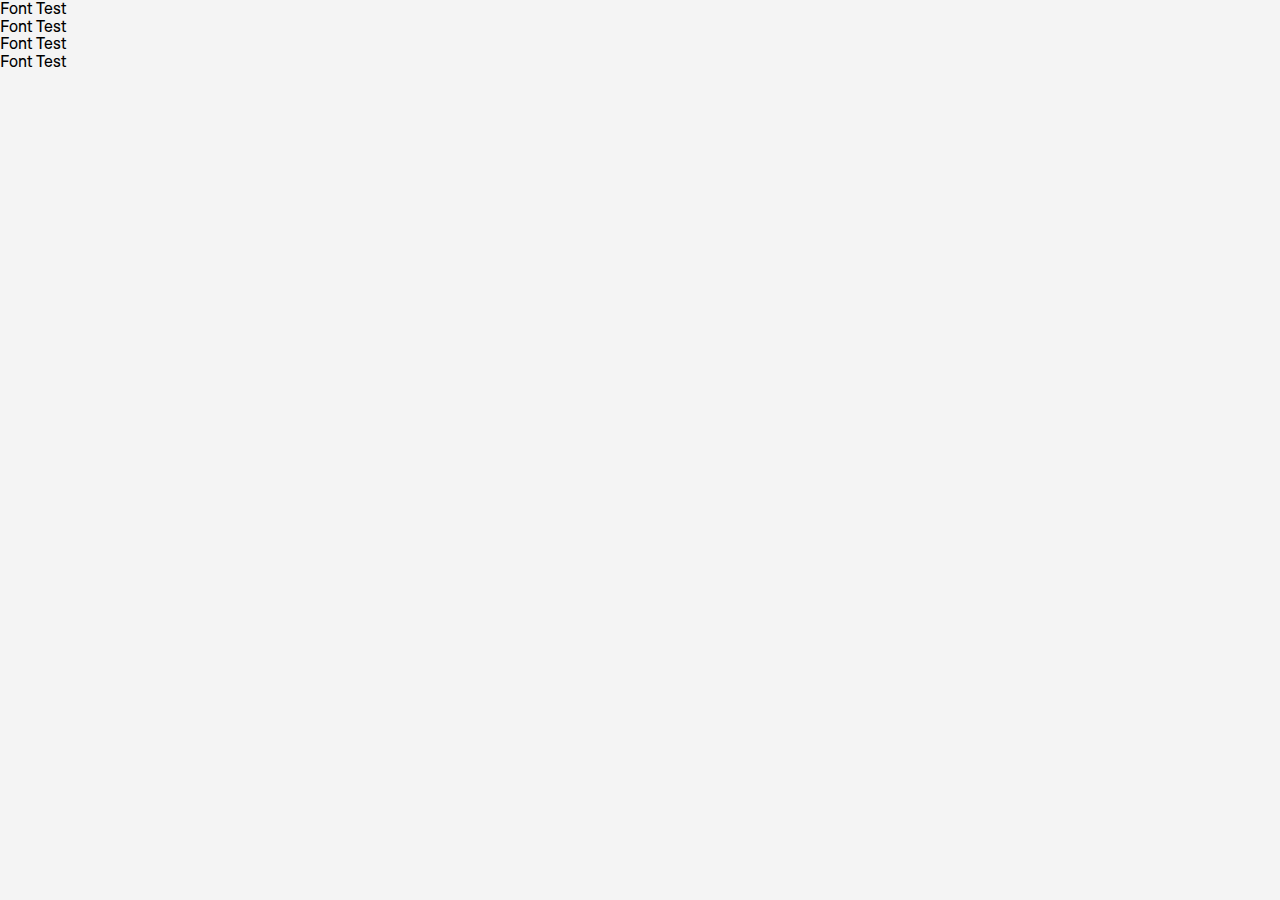
<file: html/font-test.html>
<!DOCTYPE html>
<html lang="ko">

<head>
	<meta charset="UTF-8">
	<meta name="viewport" content="width=device-width, initial-scale=1.0">
	<title>font-test</title>
	<link rel="stylesheet" href="../asset/css/style.css" />

</head>

<body>

<h1>Font Test</h1>
<h1>Font Test</h1>
<h1>Font Test</h1>
<h1>Font Test</h1>
</body>

</html>
</file>
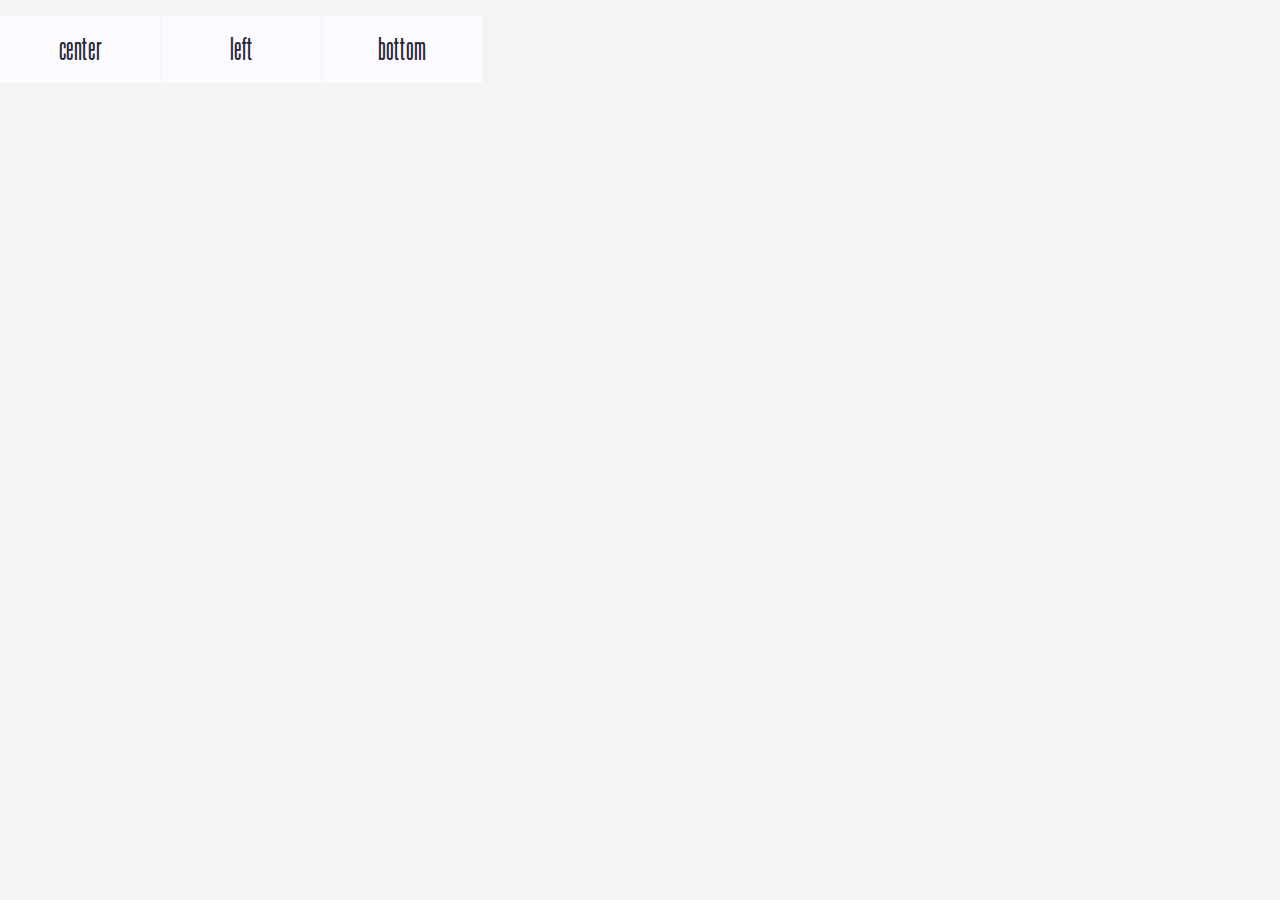
<file: html/underline_btn.html>
<!DOCTYPE html>
<html lang="ko">

<head>
  <meta charset="UTF-8">
  <meta name="viewport" content="width=device-width, initial-scale=1.0">
  <title>Document</title>
  <link rel="stylesheet" href="../asset/css/style.css" />
  <style>
    body {
      font-family: "SohneSchmal";
    }

    .btn {
      position: relative;
      background: #fbfaff;
      color: #292734;
      width: 10rem;
      padding: 1rem 0;
      font-size: 2rem;
    }

    .btn+.btn {
      margin-top: 1rem;
    }

    .btn::after {
      content: '';
      position: absolute;
      left: 0;
      bottom: 0;
      width: 100%;
      height: 1px;
      background: #000;
      transition: transform .3s;
    }

    .btn-center::after {
      transform: scale(0, 1);
    }

    .btn-center:hover::after {
      transform: scale(1, 1);
    }

    .btn-left::after {
      transform: scale(0, 1);
      transform-origin: 0 100%;
    }
    
    .btn-left:hover::after {
      transform: scale(1, 1);
    }
    .btn-bottom{
      overflow: hidden;
    }
    .btn-bottom::after {
      transform: translateY(3px);
    }
    
    .btn-bottom:hover::after {
      transform: translateY(0);
    }
  </style>
</head>

<body>
  <button class="btn btn-center">center</button>
  <button class="btn btn-left">left</button>
  <button class="btn btn-bottom">bottom</button>
</body>

</html>
</file>
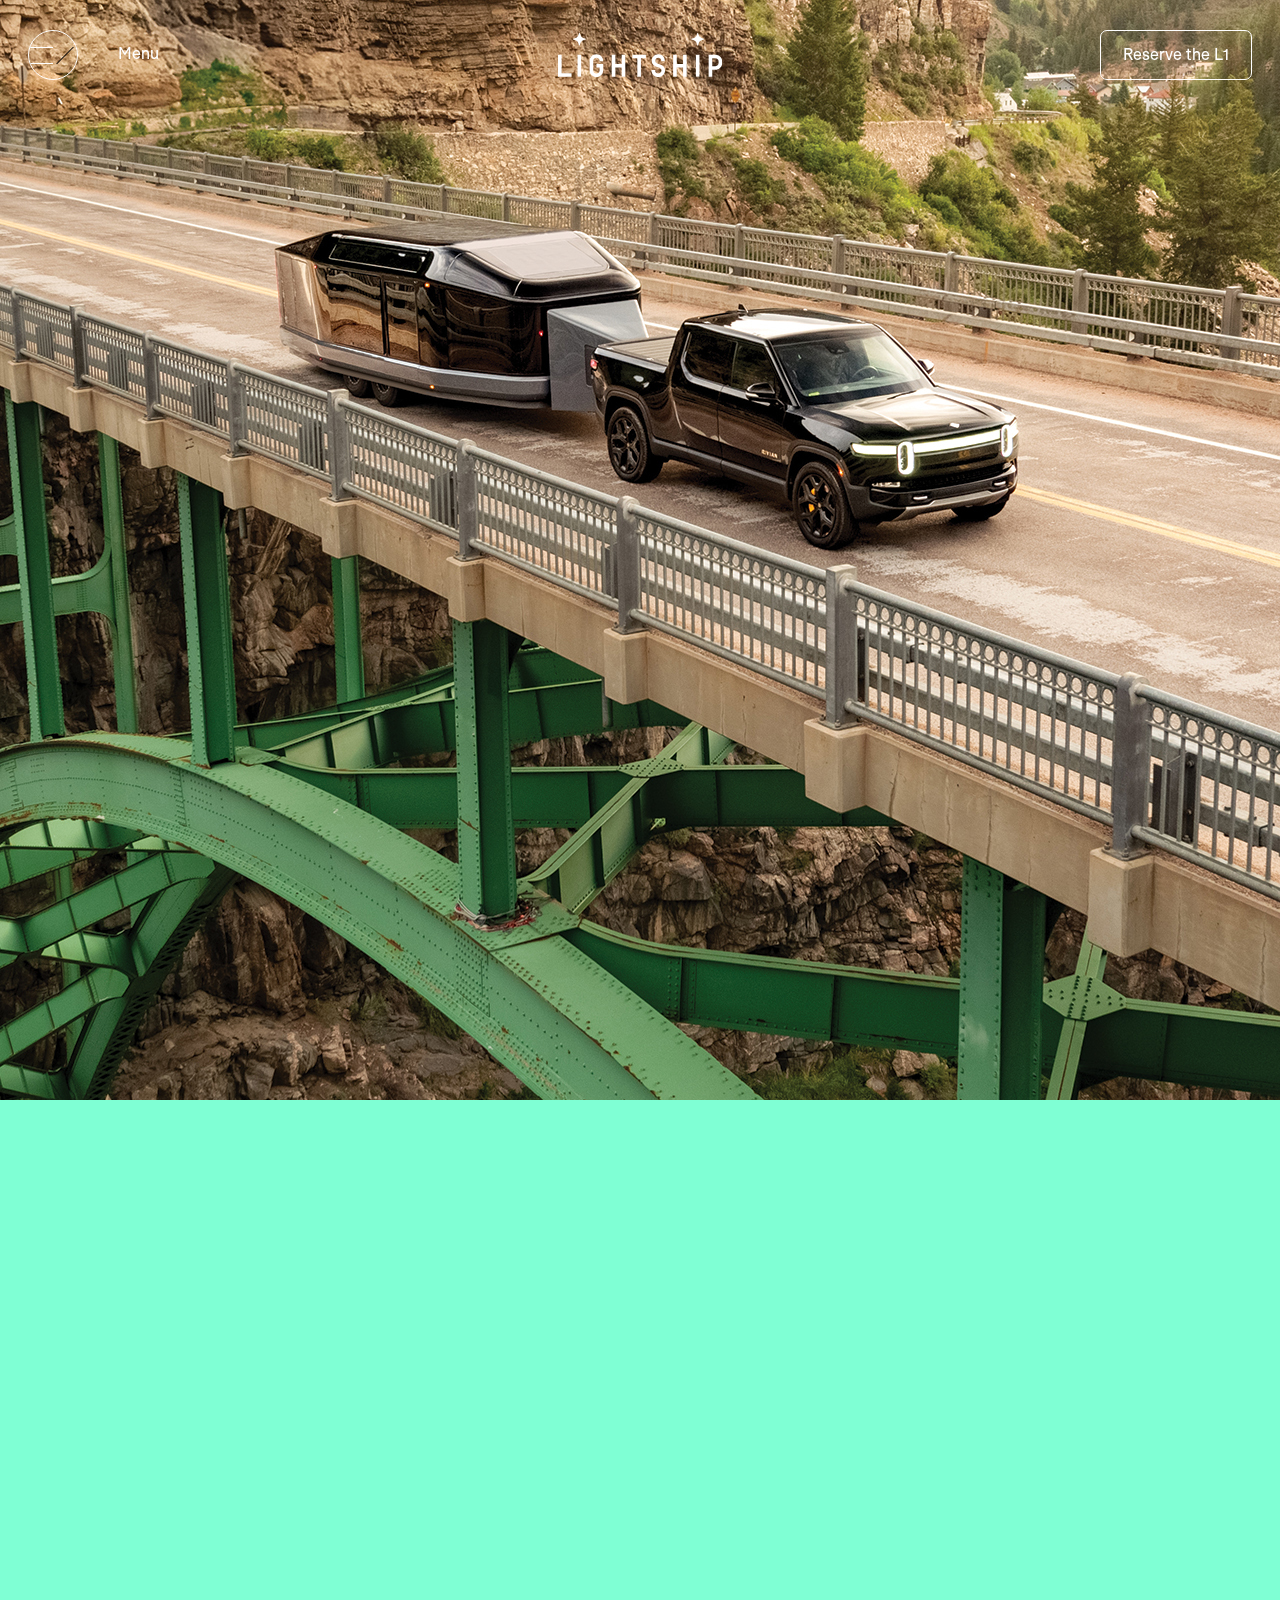
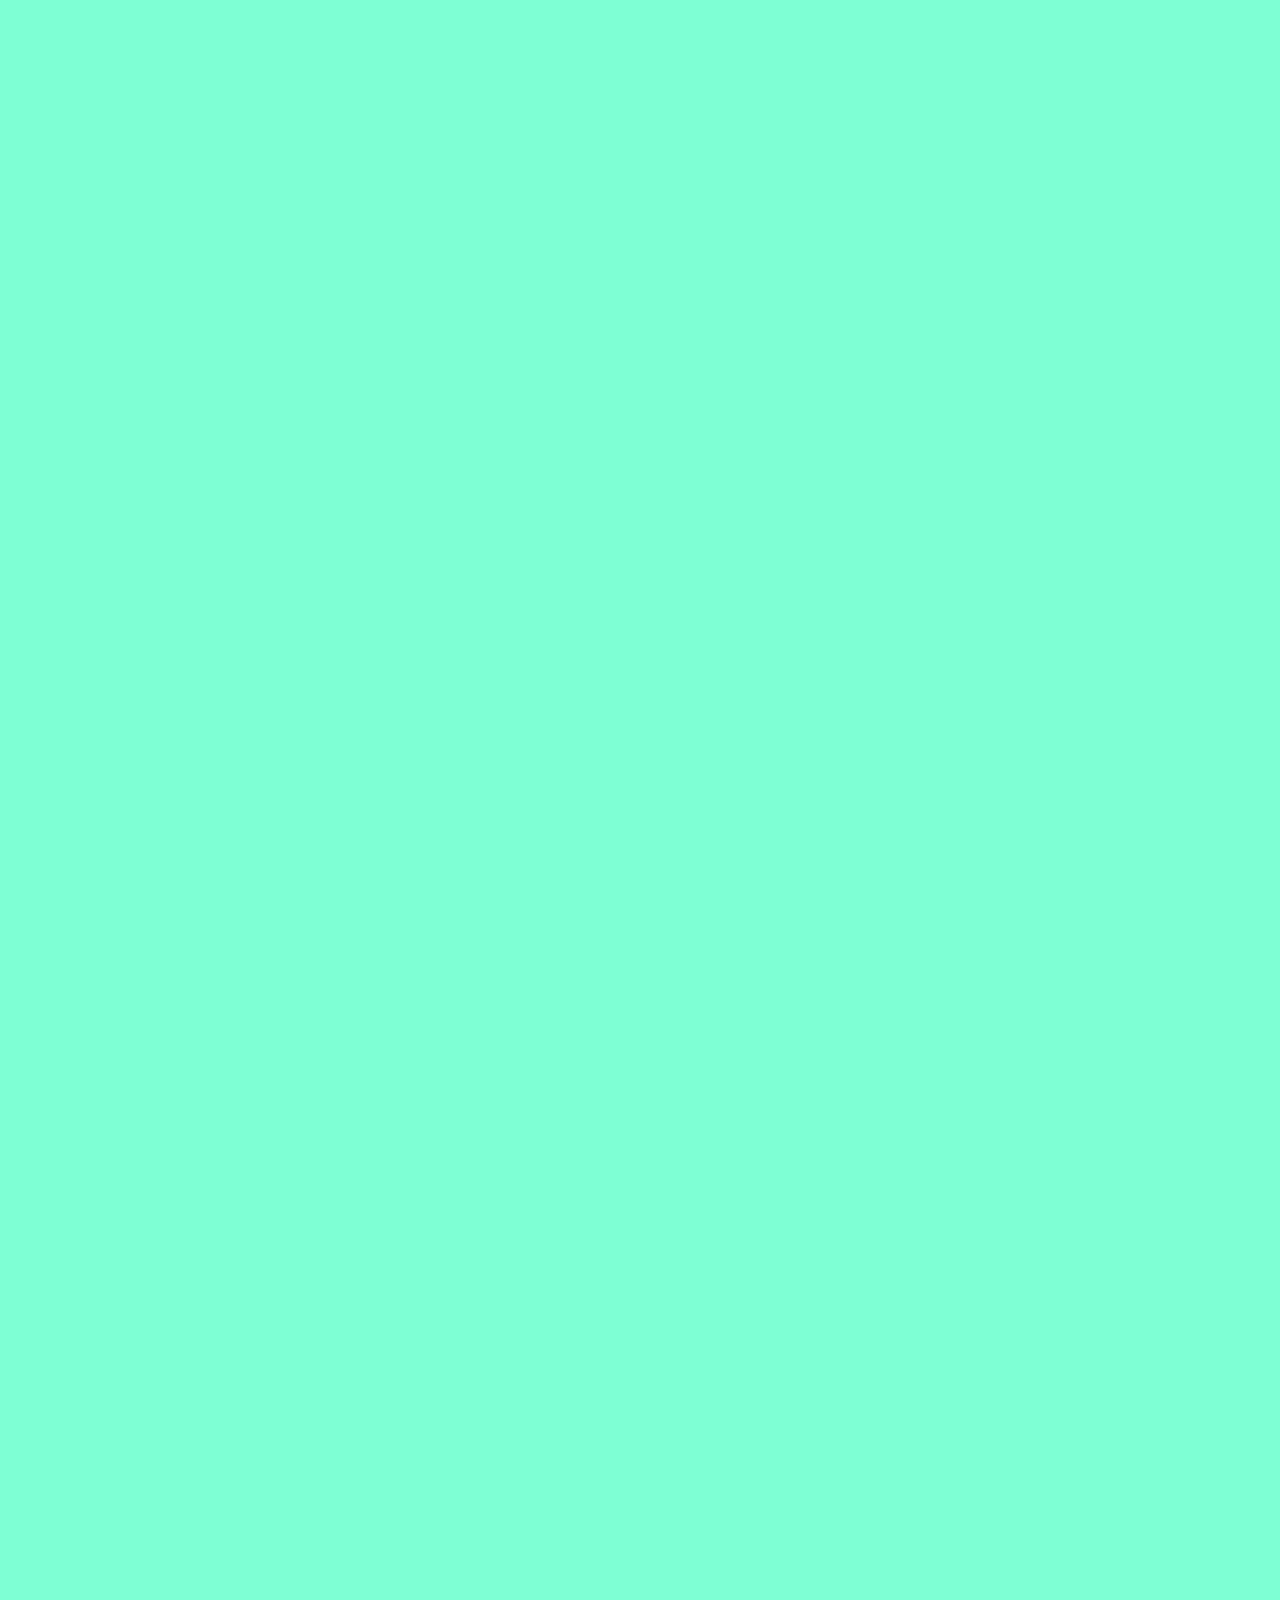
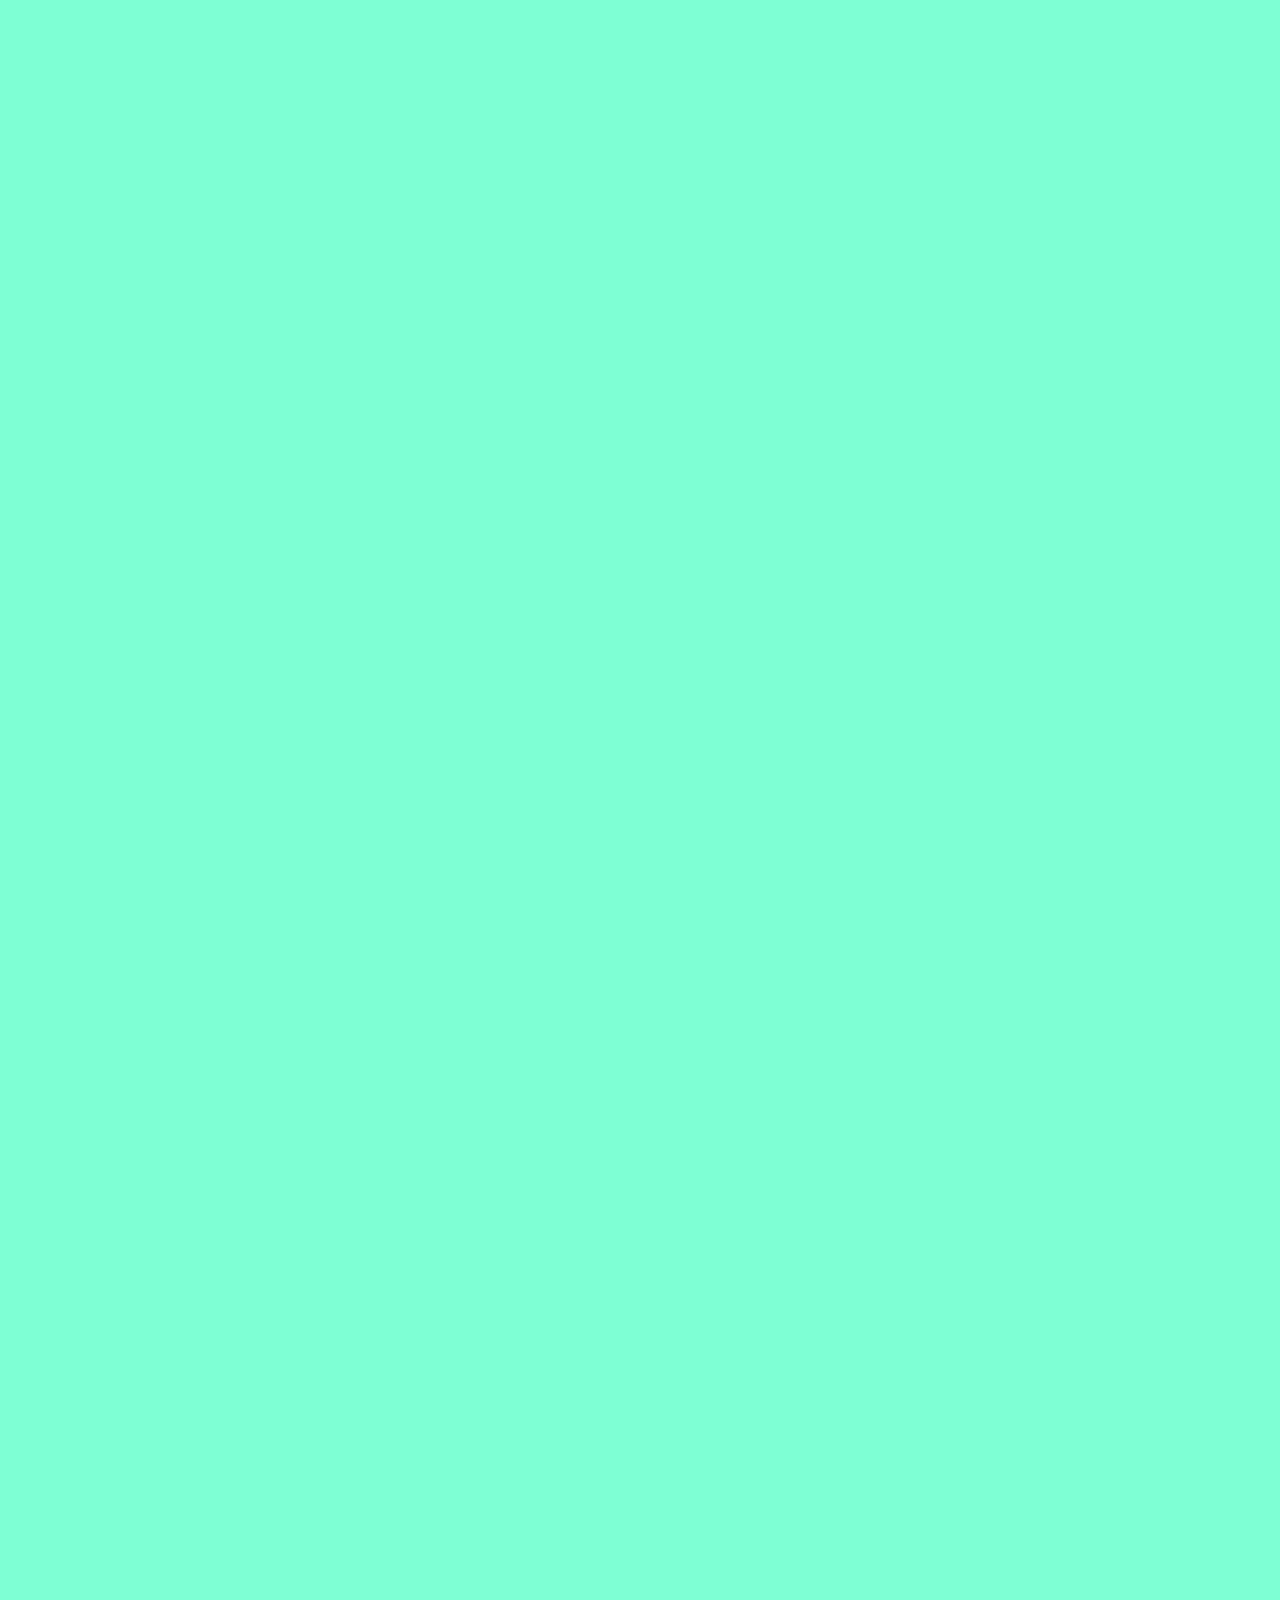
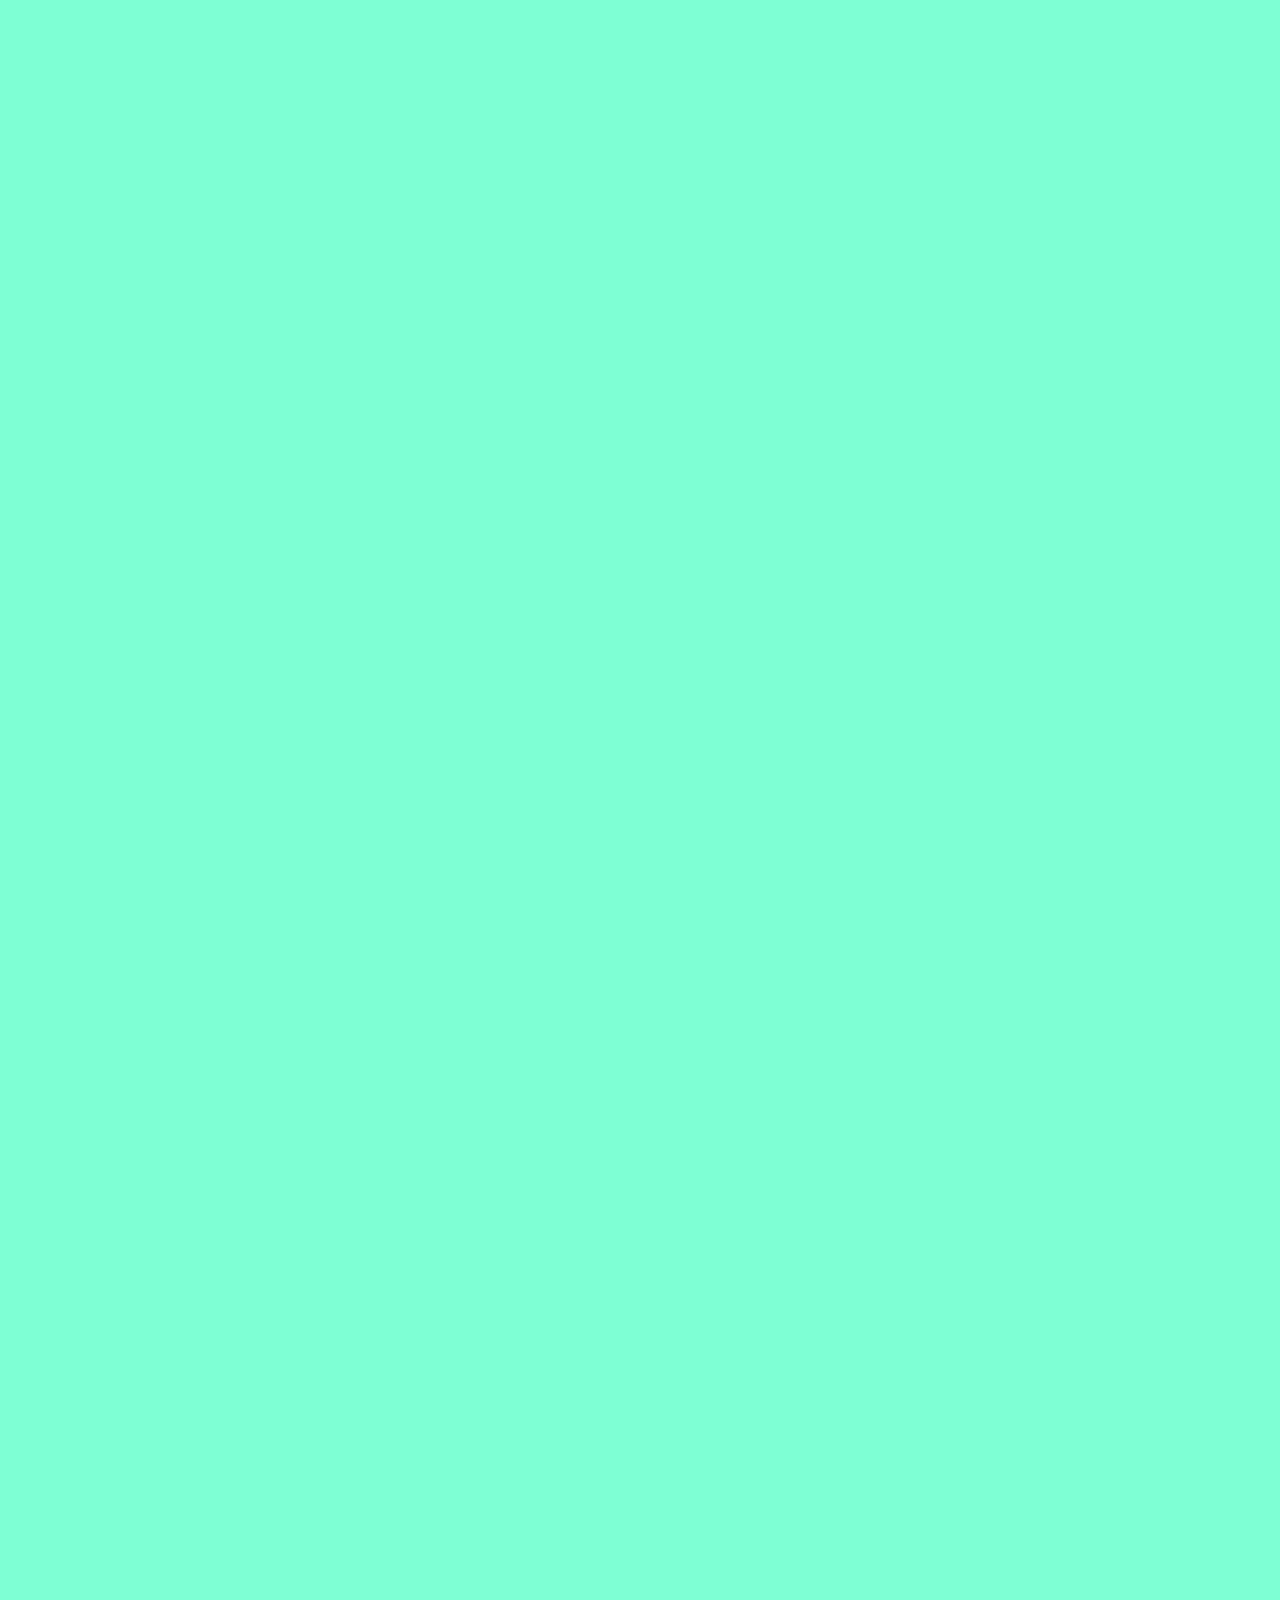
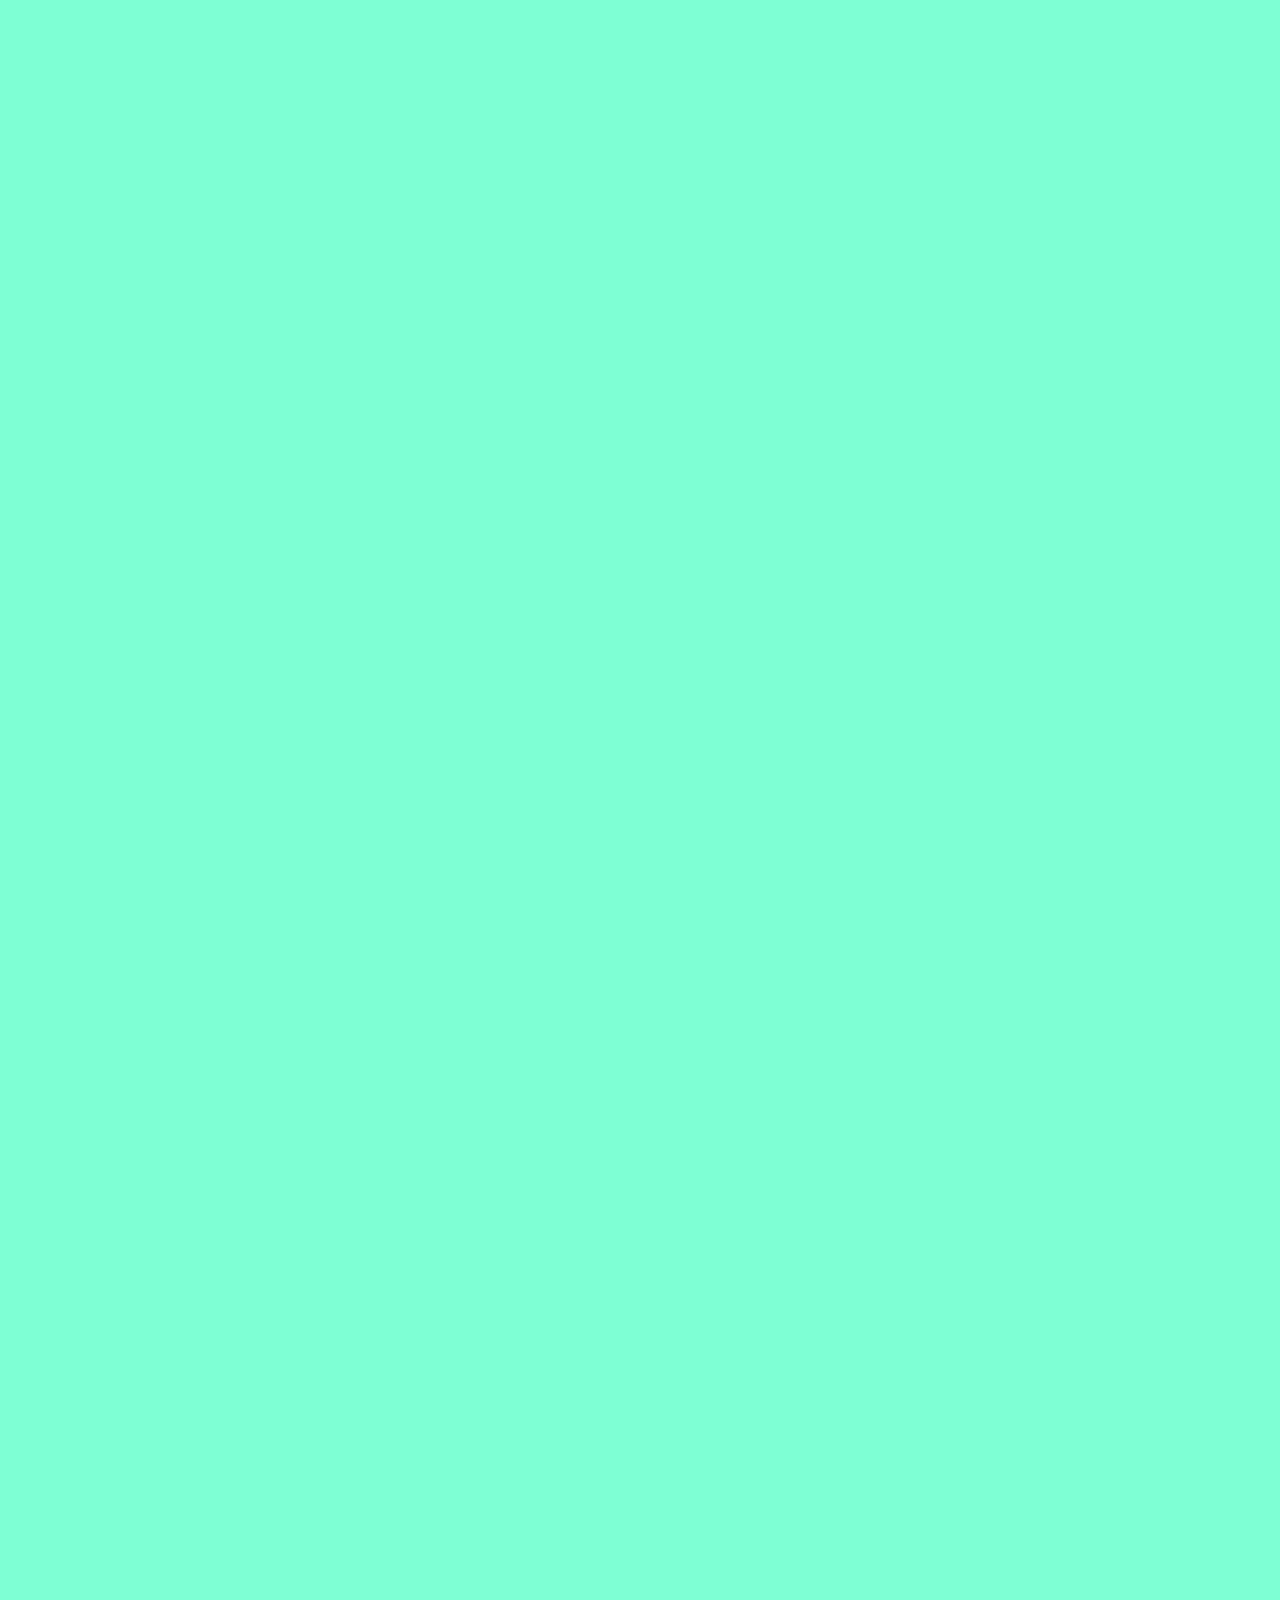
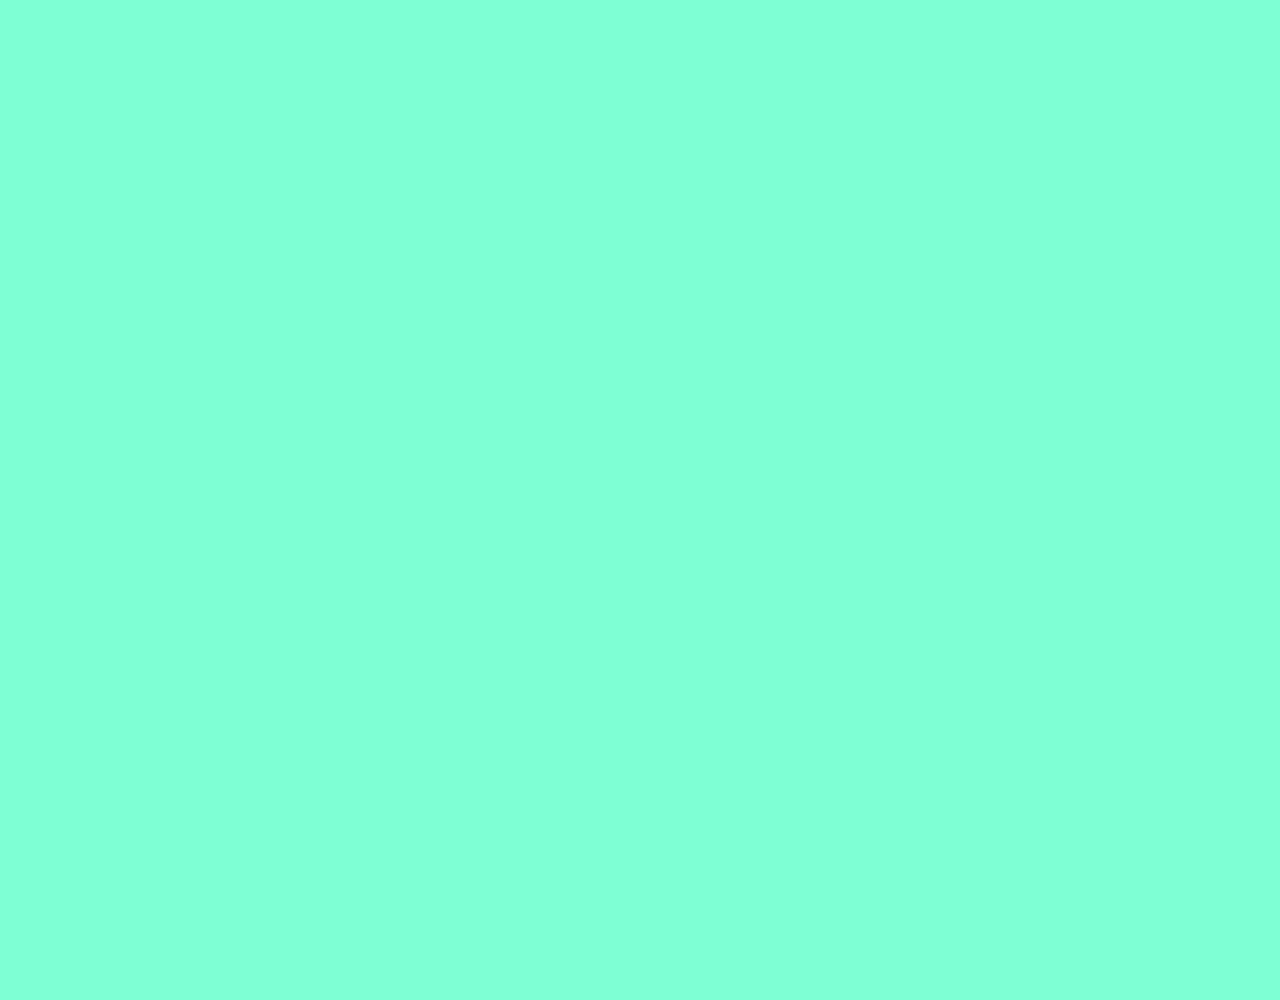
<file: html/page/02-intro.html>
<!DOCTYPE html>
<html lang="ko">

<head>
  <meta charset="UTF-8">
  <meta name="viewport" content="width=device-width, initial-scale=1.0">
  <title>02-intro</title>
  <link rel="stylesheet" href="../../asset/css/style.css" />
  <script src="https://code.jquery.com/jquery-3.6.0.min.js"></script>
  <style>
    body{
      height: 1000vh;
      background: url(../../asset/images/intro.jpg) no-repeat center center;
      background-color: aquamarine;
    }
  </style>
</head>

<body>
  <header class="header">
    <div class="header__inner">
      <button type="button" class="menu menu-toggler" aria-label="Toggle menu">
        <span class="menu-toggler_icon">
          <span class="menu-toggler_icon_item -open">
            <span class="menu-toggler_icon_line"></span>
            <span class="menu-toggler_icon_line"></span>
          </span>
          <span class="menu-toggler_icon_item -close">
            <span class="menu-toggler_icon_line"></span>
            <span class="menu-toggler_icon_line"></span>
          </span>
        </span>
        <span class="menu-toggler_label">
          <span class="menu-toggler_label_item -open">
            Menu
          </span>
          <span class="menu-toggler_label_item -close">
            Close
          </span>
        </span>
      </button>
      <h1 class="logo">
        <a href="#">
          <span class="blind">Lightship</span>
          <div class="header__logo" data-scroll-target>
            <svg class="header__logo_svg" xmlns="http://www.w3.org/2000/svg" viewBox="0 0 795 214" fill="currentColor">
              <path class="header__logo_letter -letter-0" d="M0,105.769H17.5071v89.131h48.1318v16.981H0V105.769Z">
              </path>
              <path class="header__logo_letter -letter-1" d="M94.5442,105.769h17.5068v106.102h-17.5068V105.769Z"></path>
              <path class="header__logo_letter -letter-2"
                d="M153.447,135.483c0-17.619,14.655-31.833,32.82-31.833s32.819,14.214,32.819,31.833v2.119h-17.507v-2.119c0-8.28-6.786-14.852-15.312-14.852s-15.313,6.582-15.313,14.852v46.684c0,8.28,6.787,14.852,15.313,14.852s15.312-6.582,15.312-14.852v-14.852h-15.312v-16.98h32.819v31.832c0,17.619-14.655,31.833-32.819,31.833s-32.82-14.214-32.82-31.833v-46.684h0Z">
              </path>
              <path class="header__logo_letter -letter-3"
                d="M260.482,105.769h17.507v44.566h30.635v-44.566h17.507v106.102h-17.507v-44.565h-30.635v44.565h-17.507V105.769Z">
              </path>
              <path class="header__logo_letter -letter-4"
                d="M360.488,105.769h65.639v16.981h-24.071v89.131h-17.507V122.75h-24.071v-16.981h.01Z"></path>
              <path class="header__logo_letter -letter-5"
                d="M453.313,182.167v-2.119h17.507v2.119c0,8.064,6.998,14.852,15.312,14.852s15.312-6.788,15.312-14.43c0-9.545-5.249-12.311-17.942-16.127-19.691-5.945-29.097-15.49-29.097-32.039s14.22-30.773,31.727-30.773,31.727,13.793,31.727,30.773v3.179h-17.507v-3.179c0-7.642-6.341-13.792-14.22-13.792s-14.22,6.366-14.22,13.792c0,8.917,5.249,12.311,16.627,15.706,18.165,5.729,30.412,13.576,30.412,32.47,0,17.187-14.654,31.411-32.819,31.411s-32.819-14.214-32.819-31.833v-.01Z">
              </path>
              <path class="header__logo_letter -letter-6"
                d="M558.163,105.769h17.507v44.566h30.635v-44.566h17.507v106.102h-17.507v-44.565h-30.635v44.565h-17.507V105.769Z">
              </path>
              <path class="header__logo_letter -letter-7" d="M668.323,105.769h17.507v106.102h-17.507V105.769Z"></path>
              <path class="header__logo_letter -letter-8"
                d="M763.171,105.769h-32.82v106.102h17.507v-33.951h15.313c18.164,0,32.819-14.224,32.819-31.833v-8.485c0-17.619-14.655-31.833-32.819-31.833Zm15.312,40.318c0,8.27-6.776,14.852-15.312,14.852v.01h-15.313v-38.199h15.313c8.525,0,15.312,6.572,15.312,14.852v8.485Z">
              </path>
              <path class="header__logo_symbol -left"
                d="M105.69,1.442c-.648-1.9227-3.449-1.9227-4.086,0l-3.7627,11.1439c-1.9317,5.7289-6.5638,10.2218-12.4703,12.0955l-11.4894,3.6492c-1.9823,.6278-1.9823,3.3451,0,3.9631l11.4894,3.6493c5.9065,1.8736,10.5386,6.3665,12.4703,12.0954l3.7627,11.1439c.647,1.9227,3.449,1.9227,4.086,0l3.762-11.1439c1.932-5.7289,6.564-10.2218,12.47-12.0954l11.49-3.6493c1.982-.6278,1.982-3.3353,0-3.9631l-11.49-3.6492c-5.906-1.8737-10.538-6.3666-12.47-12.0955l-3.762-11.1439">
              </path>
              <path class="header__logo_symbol -right"
                d="M679.347,1.442c-.647-1.9227-3.449-1.9227-4.086,0l-3.762,11.1439c-1.932,5.7289-6.564,10.2218-12.471,12.0955l-11.489,3.6492c-1.982,.6278-1.982,3.3451,0,3.9631l11.489,3.6493c5.907,1.8736,10.539,6.3665,12.471,12.0954l3.762,11.1439c.647,1.9227,3.449,1.9227,4.086,0l3.762-11.1439c1.932-5.7289,6.564-10.2218,12.471-12.0954l11.489-3.6493c1.9821-.6278,1.9821-3.3353,0-3.9631l-11.489-3.6492c-5.907-1.8737-10.539-6.3666-12.471-12.0955l-3.762-11.1439Z">
              </path>
            </svg>
          </div>
        </a>
      </h1>
      <a href="#" class="link__reserve">
        <span class="link__reserve-title">
          Reserve the L1
        </span>
        <span class="link__reserve-inner" aria-hidden="true">
          <span class="link__reserve-inner__wrap">
            <span>Reserve the L1</span>
            <span>Reserve the L1</span>
            <span>Reserve the L1</span>
            <span>Reserve the L1</span>
          </span>
        </span>
      </a>
    </div>
  </header>
  <script>
    $(window).scroll(function (e) {
      const scrollTop = $(this).scrollTop();
      // console.log(scrollTop)
      if (scrollTop >= 200) {
        $("header").addClass("scroll");
      } else {
        $("header").removeClass("scroll");
      }
    })

  </script>
</body>

</html>
</file>
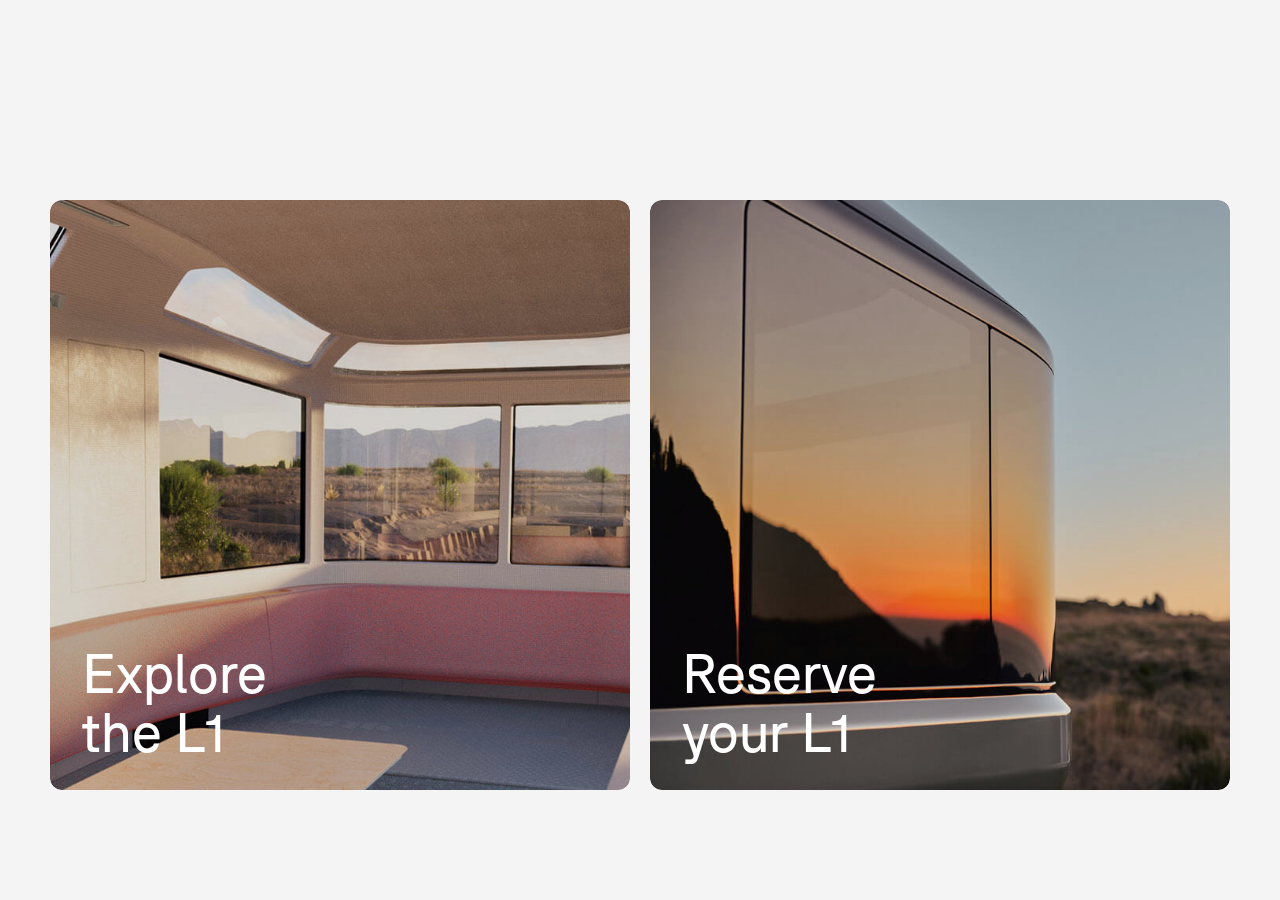
<file: html/page/05-trip.html>
<!DOCTYPE html>
<html lang="ko">

<head>
  <meta charset="UTF-8">
  <meta name="viewport" content="width=device-width, initial-scale=1.0">
  <title>05-Trip</title>
  <link rel="stylesheet" href="../../asset/css/style.css" />
  <style>
    main{
      padding-top: 200px;
    }
  </style>
</head>

<body>
  <main class="wrap">
    <section class="trip inner">
      <div class="trip__card trip__card-explore">
        <a href="#">
          <div class="trip__card-thumb">
            <img src="../../asset/images/card01.jpg" alt>
          </div>
          <div class="trip__card-info">
            <h2 class="headline">Explore the L1</h2>
            <p class="desc">
              Meet the aero electric RV that will change how you travel
            </p>
            <span class="icon-right">
              <svg aria-hidden="true">
                <use xlink:href="../../asset/images/sprite.svg#arrow-right"></use>
              </svg>
            </span>
          </div>
        </a>
      </div>
      <div class="trip__card trip__card-reserve">
        <a href="#">
          <div class="trip__card-thumb">
            <img src="../../asset/images/card02.jpg" alt>
          </div>
          <div class="trip__card-info">
            <h2 class="headline">Reserve your L1</h2>
            <p class="desc">
              Begin your all-electric road trip today
            </p>
            <span class="icon-right">
              <svg aria-hidden="true">
                <use xlink:href="../../asset/images/sprite.svg#arrow-right"></use>
              </svg>
            </span>
          </div>
        </a>
      </div>
    </section>
  </main>
</body>

</html>
</file>
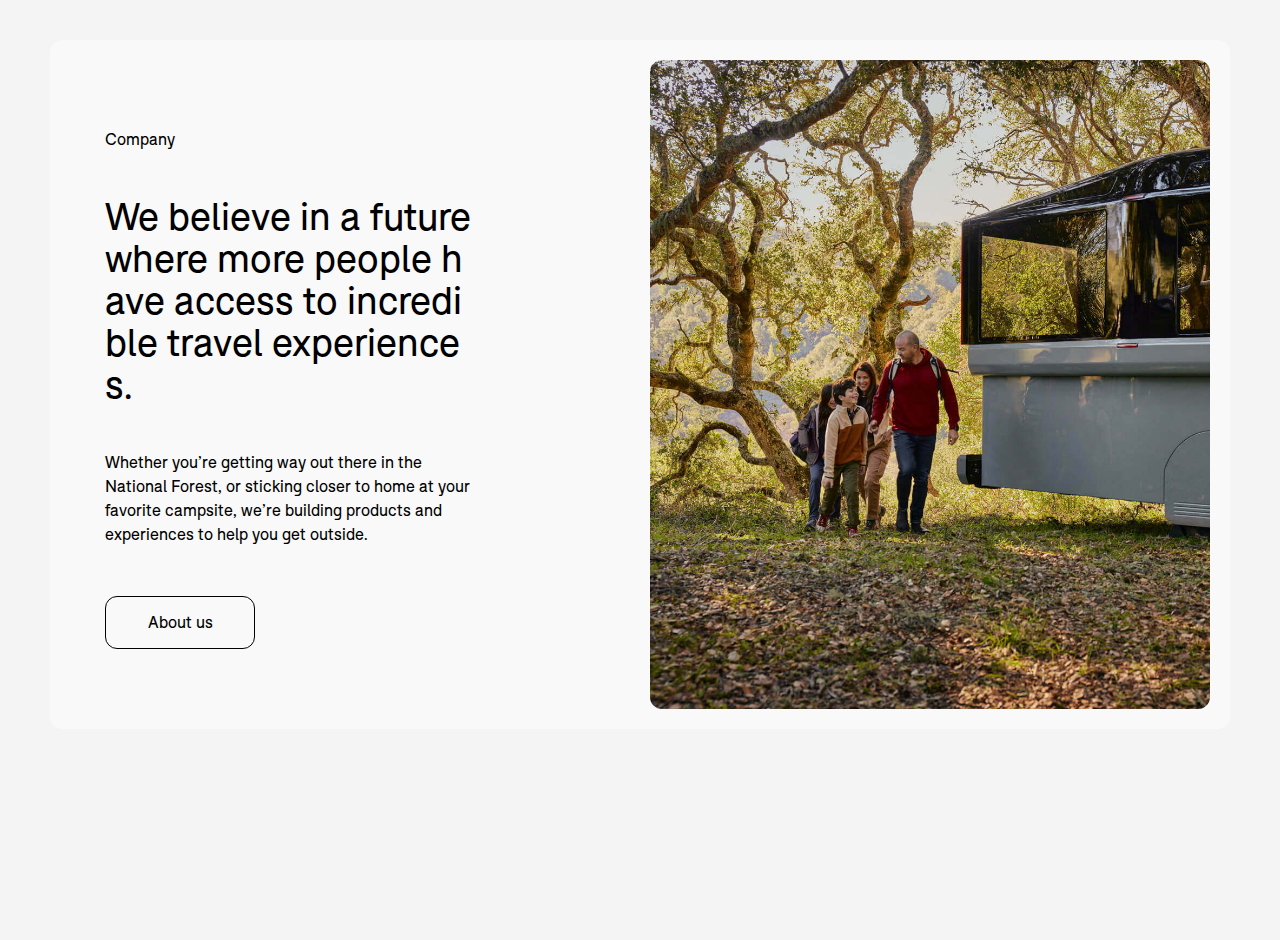
<file: html/page/06-company.html>
<!DOCTYPE html>
<html lang="ko">

<head>
  <meta charset="UTF-8">
  <meta name="viewport" content="width=device-width, initial-scale=1.0">
  <title>06-Company</title>
  <link rel="stylesheet" href="../../asset/css/style.css" />
</head>

<body>
  <main class="wrap">
    <section class="company inner">
      <div class="company__top">
        <h2 class="headline">Company</h2>
        <p class="company__text">We believe in a future  where more people have access to incredible travel experiences.</p>
        <p class="company__desc">
          Whether you’re getting way out there in the National Forest, or sticking closer to home at your favorite campsite, we’re building products and experiences to help you get outside.
        </p>
        <a href="#" class="link__about">
          <span class="link__about-title">About us</span>
          <span class="link__about-inner" aria-hidden="true">About us</span>
        </a>
      </div>
      <div class="company__bottom">
        <img src="../../asset/images/company.jpg" alt>
      </div>
    </section>
  </main>

</body>

</html>
</file>
<file: asset/css/style.css>
@charset "UTF-8";
:root {
  --grid-margin: 15px;
  --border-radius: 0.5rem;
}

@media (min-width: 700px) {
  :root {
    --grid-margin: 30px;
    --border-radius: 0.75rem;
  }
}
@media (min-width: 1000px) {
  :root {
    --grid-margin: 50px;
  }
}
.font-f37 {
  font-family: "F37Bolton";
}
.font-sohn {
  font-family: "SuisseIntlMono";
}
.font-suis {
  font-family: "SohneSchmal";
}

.bold {
  font-weight: bold;
}

@font-face {
  font-display: swap;
  font-family: "F37Bolton";
  src: url("../fonts/F37Bolton-Bold.woff2") format("woff2");
  font-weight: bold;
  font-style: normal;
}
@font-face {
  font-display: swap;
  font-family: "F37Bolton";
  src: url("../fonts/F37Bolton-Regular.woff2") format("woff2");
  font-weight: normal;
  font-style: normal;
}
@font-face {
  font-display: swap;
  font-family: "SuisseIntlMono";
  src: url("../fonts/SuisseIntlMono-Bold.woff2") format("woff2");
  font-weight: bold;
  font-style: normal;
}
@font-face {
  font-display: swap;
  font-family: "SuisseIntlMono";
  src: url("../fonts/SuisseIntlMono-Regular.woff2") format("woff2");
  font-weight: normal;
  font-style: normal;
}
@font-face {
  font-display: swap;
  font-family: "SohneSchmal";
  src: url("../fonts/SohneSchmal-Buch.woff2") format("woff2");
  font-weight: normal;
  font-style: normal;
}
* {
  margin: 0;
  padding: 0;
  font: inherit;
  color: inherit;
}

html {
  font-size: 14px;
  -webkit-transition: font-size 0.3s;
  transition: font-size 0.3s;
  font-weight: normal;
}
@media (min-width: 1000px) {
  html {
    font-size: 15px;
  }
}

@media (min-width: 1200px) and (max-width: 1599px) {
  html {
    font-size: 16px;
  }
}
@media (min-width: 1600px) and (max-width: 1999px) {
  html {
    font-size: 17px;
  }
}
@media (min-width: 2000px) and (max-width: 2399px) {
  html {
    font-size: 18px;
  }
}
@media (min-width: 2400px) {
  html {
    font-size: 20px;
  }
}
body {
  line-height: 1.1;
  font-family: "F37Bolton", -apple-system, arial, sans-serif;
  color: #000;
  background-color: #F4F4F4;
  -webkit-transition: background 0.3s;
  transition: background 0.3s;
}

*,
:after,
:before {
  -webkit-box-sizing: border-box;
          box-sizing: border-box;
}

:root {
  -webkit-tap-highlight-color: transparent;
  /* 모바일에서 요소를 터치할 때 나타나는 하이라이트 효과를 제거 */
  -webkit-text-size-adjust: 100%;
  /* iOS에서 텍스트 크기의 자동 조정을 막고 원래 크기로 유지 */
  -moz-text-size-adjust: 100%;
   -ms-text-size-adjust: 100%;
       text-size-adjust: 100%;
  /* 모든 브라우저에서 텍스트 크기의 자동 조정을 막고 원래 크기로 유지 */
  cursor: default;
  /* 기본 커서 스타일을 적용 */
  line-height: 1.5;
  /* 기본 줄 간격을 1.5로 설정해 가독성 향상 */
  overflow-wrap: break-word;
  /* 긴 단어나 URL이 요소의 너비를 넘을 경우 자동 줄바꿈을 적용 */
  -moz-tab-size: 4;
  /* Firefox에서 탭 문자의 너비를 4칸으로 설정 */
  -o-tab-size: 4;
     tab-size: 4;
  /* 모든 브라우저에서 탭 문자의 너비를 4칸으로 설정 */
}

html,
body {
  height: 100%;
}

img,
picture,
video,
canvas,
svg {
  display: block;
  max-width: 100%;
}

button {
  background: none;
  border: 0;
  cursor: pointer;
}

a {
  text-decoration: none;
}

table {
  border-collapse: collapse;
  border-spacing: 0;
}

ul,
ol,
li {
  list-style: none;
}

fieldset,
input {
  border: 0;
  background: transparent;
  outline: 0;
}

select {
  appearance: none;
  -webkit-appearance: none;
  -moz-appearance: none;
  background: transparent;
  border: 0;
  padding: 0;
  margin: 0;
  outline: none;
}

.blind {
  position: absolute;
  width: 1px;
  height: 1px;
  overflow: hidden;
  clip: rect(0 0 0 0);
  margin: -1px;
}

::-moz-selection {
  background-color: #FA5C40;
  color: #fff;
}

::selection {
  background-color: #FA5C40;
  color: #fff;
}

.loading {
  display: -webkit-box;
  display: -ms-flexbox;
  display: flex;
  -webkit-box-align: center;
      -ms-flex-align: center;
          align-items: center;
  -webkit-box-pack: center;
      -ms-flex-pack: center;
          justify-content: center;
  position: fixed;
  top: 0;
  left: 0;
  width: 100%;
  height: 100%;
  background-color: #E8E8E8;
  -webkit-transition: -webkit-clip-path 1200ms cubic-bezier(0.65, 0, 0, 1);
  transition: -webkit-clip-path 1200ms cubic-bezier(0.65, 0, 0, 1);
  transition: clip-path 1200ms cubic-bezier(0.65, 0, 0, 1);
  transition: clip-path 1200ms cubic-bezier(0.65, 0, 0, 1), -webkit-clip-path 1200ms cubic-bezier(0.65, 0, 0, 1);
  z-index: 9999;
}
.loading__lottie {
  width: clamp(160px, 13.88889vw, 350px);
}

body {
  -webkit-transition: opacity 0.6s cubic-bezier(0.165, 0.84, 0.44, 1);
  transition: opacity 0.6s cubic-bezier(0.165, 0.84, 0.44, 1);
}

body.dimmed {
  overflow: hidden;
  opacity: 1;
}

body.dimmed::after {
  position: fixed;
  top: 0;
  left: 0;
  right: 0;
  bottom: 0;
  background: rgba(0, 0, 0, 0.8);
  opacity: 1;
  content: "";
}

.hide-mb {
  display: none;
}
@media (min-width: 700px) {
  .hide-mb {
    display: block;
  }
}

.hide-tb {
  display: block;
}
@media (min-width: 700px) {
  .hide-tb {
    display: none;
  }
}

.sticky {
  position: sticky;
  top: 0;
  height: 100vh;
  overflow: hidden;
}

.card a {
  display: -webkit-box;
  display: -ms-flexbox;
  display: flex;
  -webkit-box-orient: vertical;
  -webkit-box-direction: normal;
      -ms-flex-direction: column;
          flex-direction: column;
  -webkit-box-align: center;
      -ms-flex-align: center;
          align-items: center;
  -webkit-box-pack: justify;
      -ms-flex-pack: justify;
          justify-content: space-between;
  background-image: url(../images/thumbnail.jpg);
  background-repeat: no-repeat;
  background-size: cover;
  background-position: center center;
  border-radius: var(--border-radius);
  padding: 0.9375rem 0.9375rem 2.1875rem 0.9375rem;
  width: 100%;
  height: 100%;
}
.card__top {
  display: -webkit-box;
  display: -ms-flexbox;
  display: flex;
  -webkit-box-align: start;
      -ms-flex-align: start;
          align-items: flex-start;
  -webkit-box-pack: justify;
      -ms-flex-pack: justify;
          justify-content: space-between;
  width: 100%;
  color: #fff;
}
.card__top svg {
  width: 27px;
  height: 13px;
  fill: #fff;
}
.card__title {
  font-size: 2rem;
}
@media (min-width: 1000px) {
  .card__title {
    font-size: 3.375rem;
  }
}
.card__reserve {
  display: -webkit-inline-box;
  display: -ms-inline-flexbox;
  display: inline-flex;
  -webkit-box-pack: center;
      -ms-flex-pack: center;
          justify-content: center;
  -webkit-box-align: center;
      -ms-flex-align: center;
          align-items: center;
  border-radius: var(--border-radius);
  position: relative;
  min-width: 7.5rem;
  height: 3.3125rem;
  background: #000;
  color: #fff;
  overflow: hidden;
}
@media (min-width: 700px) {
  .card__reserve {
    background: transparent;
    border: 1px solid #fff;
  }
}
.card__reserve-title {
  display: -webkit-box;
  display: -ms-flexbox;
  display: flex;
  -webkit-box-align: center;
      -ms-flex-align: center;
          align-items: center;
  -webkit-box-pack: center;
      -ms-flex-pack: center;
          justify-content: center;
  padding: 0 1.375rem;
  -webkit-transform: translate(0, 0);
          transform: translate(0, 0);
  -webkit-transition: opacity 0.4s ease, -webkit-transform 0.4s ease;
  transition: opacity 0.4s ease, -webkit-transform 0.4s ease;
  transition: transform 0.4s ease, opacity 0.4s ease;
  transition: transform 0.4s ease, opacity 0.4s ease, -webkit-transform 0.4s ease;
  text-align: center;
}
.card__reserve-inner {
  display: -webkit-box;
  display: -ms-flexbox;
  display: flex;
  -webkit-box-align: center;
      -ms-flex-align: center;
          align-items: center;
  position: absolute;
  border-radius: 50px;
  width: 100%;
  height: 100%;
  -webkit-transition: 0.4s;
  transition: 0.4s;
  overflow: hidden;
  -webkit-transform: translateY(101%);
          transform: translateY(101%);
}
@media (min-width: 700px) {
  .card__reserve-inner {
    background: transparent;
  }
}
.card__reserve-inner__wrap {
  display: -webkit-box;
  display: -ms-flexbox;
  display: flex;
  -webkit-box-align: center;
      -ms-flex-align: center;
          align-items: center;
  -webkit-box-pack: center;
      -ms-flex-pack: center;
          justify-content: center;
  height: 100%;
  gap: 10px;
  background: #FA5C40;
  white-space: nowrap;
  position: absolute;
}
.card:hover .card__reserve {
  border-color: transparent;
}
.card:hover .card__reserve-inner {
  opacity: 1;
  -webkit-transform: translateY(0);
          transform: translateY(0);
  border-radius: var(--border-radius);
}
.card:hover .card__reserve-inner__wrap {
  -webkit-animation: railHorizontal linear infinite;
          animation: railHorizontal linear infinite;
  -webkit-animation-duration: 6s;
          animation-duration: 6s;
}
.card:hover .card__reserve-title {
  opacity: 0;
  -webkit-transform: translate(0, -200%);
          transform: translate(0, -200%);
}

@-webkit-keyframes loading {
  from {
    -webkit-clip-path: polygon(0% 0%, 0% 100%, 5% 50%, 15% 50%, 95% 50%, 85% 50%, 0% 50%, 0% 100%, 100% 100%, 100% 0%);
            clip-path: polygon(0% 0%, 0% 100%, 5% 50%, 15% 50%, 95% 50%, 85% 50%, 0% 50%, 0% 100%, 100% 100%, 100% 0%);
  }
  to {
    -webkit-clip-path: polygon(0% 0%, 0% 100%, 0% 100%, 0% 0%, 100% 0%, 100% 100%, 0% 100%, 0 100%, 100% 100%, 100% 0%);
            clip-path: polygon(0% 0%, 0% 100%, 0% 100%, 0% 0%, 100% 0%, 100% 100%, 0% 100%, 0 100%, 100% 100%, 100% 0%);
  }
}

@keyframes loading {
  from {
    -webkit-clip-path: polygon(0% 0%, 0% 100%, 5% 50%, 15% 50%, 95% 50%, 85% 50%, 0% 50%, 0% 100%, 100% 100%, 100% 0%);
            clip-path: polygon(0% 0%, 0% 100%, 5% 50%, 15% 50%, 95% 50%, 85% 50%, 0% 50%, 0% 100%, 100% 100%, 100% 0%);
  }
  to {
    -webkit-clip-path: polygon(0% 0%, 0% 100%, 0% 100%, 0% 0%, 100% 0%, 100% 100%, 0% 100%, 0 100%, 100% 100%, 100% 0%);
            clip-path: polygon(0% 0%, 0% 100%, 0% 100%, 0% 0%, 100% 0%, 100% 100%, 0% 100%, 0 100%, 100% 100%, 100% 0%);
  }
}
@-webkit-keyframes underlineOver {
  0% {
    -webkit-transform: scale(0, 1);
            transform: scale(0, 1);
  }
  100% {
    -webkit-transform: scale(1, 1);
            transform: scale(1, 1);
  }
}
@keyframes underlineOver {
  0% {
    -webkit-transform: scale(0, 1);
            transform: scale(0, 1);
  }
  100% {
    -webkit-transform: scale(1, 1);
            transform: scale(1, 1);
  }
}
@-webkit-keyframes underlineOut {
  0% {
    -webkit-transform: scale(1, 1);
            transform: scale(1, 1);
    -webkit-transform-origin: 100% 0;
            transform-origin: 100% 0;
  }
  100% {
    -webkit-transform: scale(0, 1);
            transform: scale(0, 1);
    -webkit-transform-origin: 100% 0;
            transform-origin: 100% 0;
  }
}
@keyframes underlineOut {
  0% {
    -webkit-transform: scale(1, 1);
            transform: scale(1, 1);
    -webkit-transform-origin: 100% 0;
            transform-origin: 100% 0;
  }
  100% {
    -webkit-transform: scale(0, 1);
            transform: scale(0, 1);
    -webkit-transform-origin: 100% 0;
            transform-origin: 100% 0;
  }
}
@-webkit-keyframes railHorizontal {
  0% {
    -webkit-transform: translateX(0);
            transform: translateX(0);
  }
  100% {
    -webkit-transform: translateX(-100%);
            transform: translateX(-100%);
  }
}
@keyframes railHorizontal {
  0% {
    -webkit-transform: translateX(0);
            transform: translateX(0);
  }
  100% {
    -webkit-transform: translateX(-100%);
            transform: translateX(-100%);
  }
}
@-webkit-keyframes railHorizontal2 {
  0% {
    -webkit-transform: translateX(0);
            transform: translateX(0);
  }
  100% {
    -webkit-transform: translateX(-50%);
            transform: translateX(-50%);
  }
}
@keyframes railHorizontal2 {
  0% {
    -webkit-transform: translateX(0);
            transform: translateX(0);
  }
  100% {
    -webkit-transform: translateX(-50%);
            transform: translateX(-50%);
  }
}
@-webkit-keyframes mouseoutVideoToggler {
  0% {
    -webkit-transform: rotate(-45deg);
            transform: rotate(-45deg);
    stroke-dashoffset: 616;
  }
  100% {
    -webkit-transform: rotate(85deg);
            transform: rotate(85deg);
    stroke-dashoffset: 0;
  }
}
@keyframes mouseoutVideoToggler {
  0% {
    -webkit-transform: rotate(-45deg);
            transform: rotate(-45deg);
    stroke-dashoffset: 616;
  }
  100% {
    -webkit-transform: rotate(85deg);
            transform: rotate(85deg);
    stroke-dashoffset: 0;
  }
}
@-webkit-keyframes mouseoverVideoToggler {
  0% {
    stroke-dasharray: 0;
    -webkit-transform: rotate(0) scale(1);
            transform: rotate(0) scale(1);
  }
  15% {
    stroke-dasharray: 2, 10;
  }
  100% {
    stroke-dasharray: 2, 10;
    -webkit-transform: rotate(35deg) scale(0.9);
            transform: rotate(35deg) scale(0.9);
  }
}
@keyframes mouseoverVideoToggler {
  0% {
    stroke-dasharray: 0;
    -webkit-transform: rotate(0) scale(1);
            transform: rotate(0) scale(1);
  }
  15% {
    stroke-dasharray: 2, 10;
  }
  100% {
    stroke-dasharray: 2, 10;
    -webkit-transform: rotate(35deg) scale(0.9);
            transform: rotate(35deg) scale(0.9);
  }
}
.open {
  -webkit-transform: translate3d(0, -100%, 0);
          transform: translate3d(0, -100%, 0);
}

.header {
  padding: 20px var(--grid-margin);
  position: fixed;
  left: 0;
  bottom: 0;
  width: 100%;
  height: 6.875rem;
  -webkit-transition: color 0.3s cubic-bezier(0.165, 0.84, 0.44, 1);
  transition: color 0.3s cubic-bezier(0.165, 0.84, 0.44, 1);
  z-index: 210;
}
.header .-close {
  opacity: 0;
  visibility: hidden;
}
@media (min-width: 700px) {
  .header {
    padding: 20px 1.1rem;
    top: 0;
    color: #fff;
  }
  .header .-close {
    opacity: 1;
    visibility: visible;
  }
}
.header__inner {
  display: -webkit-box;
  display: -ms-flexbox;
  display: flex;
  -webkit-box-align: center;
      -ms-flex-align: center;
          align-items: center;
  -webkit-box-pack: justify;
      -ms-flex-pack: justify;
          justify-content: space-between;
  position: relative;
  padding: 0 0.3125rem;
  width: 100%;
  height: 100%;
}
.header__inner::before {
  content: "";
  position: absolute;
  top: 0;
  left: 0;
  z-index: -1;
  width: 100%;
  height: 100%;
  border-radius: var(--border-radius);
  background-color: rgba(255, 255, 255, 0.4);
  -webkit-backdrop-filter: blur(45px);
          backdrop-filter: blur(45px);
  -webkit-transition: opacity 0.45s cubic-bezier(0.165, 0.84, 0.44, 1), -webkit-transform 0.6s cubic-bezier(0.165, 0.84, 0.44, 1);
  transition: opacity 0.45s cubic-bezier(0.165, 0.84, 0.44, 1), -webkit-transform 0.6s cubic-bezier(0.165, 0.84, 0.44, 1);
  transition: opacity 0.45s cubic-bezier(0.165, 0.84, 0.44, 1), transform 0.6s cubic-bezier(0.165, 0.84, 0.44, 1);
  transition: opacity 0.45s cubic-bezier(0.165, 0.84, 0.44, 1), transform 0.6s cubic-bezier(0.165, 0.84, 0.44, 1), -webkit-transform 0.6s cubic-bezier(0.165, 0.84, 0.44, 1);
}
@media (min-width: 700px) {
  .header__inner::before {
    opacity: 0;
    -webkit-transform: scale3d(1.02, 1.2, 1);
            transform: scale3d(1.02, 1.2, 1);
  }
}
@media (min-width: 1000px) {
  .header__inner {
    padding: 0 0.625rem;
  }
}
.header__inner .menu.active:hover .menu-toggler_icon_item {
  --icon-color:#fff;
}
.header__inner .menu {
  display: -webkit-box;
  display: -ms-flexbox;
  display: flex;
  -webkit-box-align: center;
      -ms-flex-align: center;
          align-items: center;
  position: relative;
  z-index: 10;
}
.header__inner .menu.active .menu-toggler_icon {
  border-color: #000;
}
.header__inner .menu.active .menu-toggler_icon:has(.-close)::before {
  content: none;
}
@media (min-width: 700px) {
  .header__inner .menu.active .menu-toggler_icon:has(.-close)::before {
    content: "";
  }
}
.header__inner .menu.active .menu-toggler_icon::before {
  background-color: #000;
}
.header__inner .menu:hover .menu-toggler_icon::before {
  -webkit-transform: scale(1);
          transform: scale(1);
}
.header__inner .menu:hover .menu-toggler_icon_item {
  --icon-color: #fff;
}
@media (min-width: 700px) {
  .header__inner .menu:hover .menu-toggler_icon_item {
    --icon-color: #000;
  }
}
@media (min-width: 1000px) {
  .header__inner .menu:hover .menu-toggler_label {
    -webkit-transform: translateX(-20px);
            transform: translateX(-20px);
  }
}
.header__inner .menu-toggler_icon {
  width: 3.75rem;
  height: 3.75rem;
  position: relative;
  overflow: hidden;
  border-radius: 100%;
  display: -webkit-box;
  display: -ms-flexbox;
  display: flex;
  -webkit-box-align: center;
      -ms-flex-align: center;
          align-items: center;
  -webkit-box-pack: center;
      -ms-flex-pack: center;
          justify-content: center;
}
@media (min-width: 700px) {
  .header__inner .menu-toggler_icon {
    width: 3.125rem;
    height: 3.125rem;
  }
}
@media (min-width: 1000px) {
  .header__inner .menu-toggler_icon {
    border: 1px solid #fff;
  }
}
.header__inner .menu-toggler_icon::before {
  content: "";
  -webkit-transition: -webkit-transform 0.3s cubic-bezier(0.165, 0.84, 0.44, 1);
  transition: -webkit-transform 0.3s cubic-bezier(0.165, 0.84, 0.44, 1);
  transition: transform 0.3s cubic-bezier(0.165, 0.84, 0.44, 1);
  transition: transform 0.3s cubic-bezier(0.165, 0.84, 0.44, 1), -webkit-transform 0.3s cubic-bezier(0.165, 0.84, 0.44, 1);
  background: #000;
  position: absolute;
  top: 0;
  left: 0;
  width: 100%;
  height: 100%;
  border-radius: 100%;
  -webkit-transform: scale(0);
          transform: scale(0);
}
@media (min-width: 700px) {
  .header__inner .menu-toggler_icon::before {
    background: #fff;
  }
}
.header__inner .menu-toggler_icon_item {
  display: -webkit-box;
  display: -ms-flexbox;
  display: flex;
  -webkit-box-orient: vertical;
  -webkit-box-direction: normal;
      -ms-flex-direction: column;
          flex-direction: column;
  -webkit-box-align: center;
      -ms-flex-align: center;
          align-items: center;
  -webkit-box-pack: center;
      -ms-flex-pack: center;
          justify-content: center;
  gap: 5px;
  width: 27px;
  height: 100%;
  --icon-color: #000;
}
@media (min-width: 700px) {
  .header__inner .menu-toggler_icon_item {
    --icon-color: #fff;
  }
}
.header__inner .menu-toggler_icon_item::before, .header__inner .menu-toggler_icon_item::after {
  content: "";
  position: relative;
  z-index: 10;
  display: block;
  width: 100%;
  height: 1px;
  background: var(--icon-color);
}
.header__inner .menu-toggler_icon_item.-close {
  --icon-color: #000;
  gap: 0;
}
.header__inner .menu-toggler_icon_item.-close::before, .header__inner .menu-toggler_icon_item.-close::after {
  -webkit-transform-origin: 50% 50%;
          transform-origin: 50% 50%;
  -webkit-transform: rotate(0) scaleX(0);
          transform: rotate(0) scaleX(0);
}
.header__inner .menu-toggler_icon_item.-close::before {
  -webkit-transform: rotate(45deg) scaleX(0);
          transform: rotate(45deg) scaleX(0);
}
.header__inner .menu-toggler_icon_item.-close::after {
  -webkit-transform: rotate(-45deg);
          transform: rotate(-45deg);
}
.header__inner .menu-toggler_label {
  -webkit-transition: -webkit-transform 0.3s cubic-bezier(0.165, 0.84, 0.44, 1);
  transition: -webkit-transform 0.3s cubic-bezier(0.165, 0.84, 0.44, 1);
  transition: transform 0.3s cubic-bezier(0.165, 0.84, 0.44, 1);
  transition: transform 0.3s cubic-bezier(0.165, 0.84, 0.44, 1), -webkit-transform 0.3s cubic-bezier(0.165, 0.84, 0.44, 1);
  margin-left: 0.625rem;
  display: -webkit-box;
  display: -ms-flexbox;
  display: flex;
  -webkit-box-orient: vertical;
  -webkit-box-direction: normal;
      -ms-flex-direction: column;
          flex-direction: column;
  line-height: 1.3;
  height: 1.5em;
  overflow: hidden;
}
@media (min-width: 1000px) {
  .header__inner .menu-toggler_label {
    margin-left: 2.5rem;
  }
}
.header__inner .menu-toggler_label_item.-close {
  color: #000;
}
.header__inner .logo {
  position: absolute;
  top: 50%;
  left: 50%;
  -webkit-transform: translate(-50%, -50%);
          transform: translate(-50%, -50%);
  --svg-width: 10.25rem;
  width: var(--svg-width);
}
.header__inner .link__reserve {
  --button-side-paddings: 1.375rem;
  --button-transition-duration: 350ms;
  display: -webkit-box;
  display: -ms-flexbox;
  display: flex;
  -webkit-box-align: center;
      -ms-flex-align: center;
          align-items: center;
  position: relative;
  min-width: 7.5rem;
  border-radius: var(--border-radius);
  z-index: 0;
  overflow: hidden;
}
@media (min-width: 700px) {
  .header__inner .link__reserve {
    --border-radius: .4375rem;
    height: calc(100% - 1.25rem);
  }
}
@media (min-width: 1000px) {
  .header__inner .link__reserve {
    border: 1px solid #fff;
  }
}
.header__inner .link__reserve-title {
  display: -webkit-box;
  display: -ms-flexbox;
  display: flex;
  -webkit-box-align: center;
      -ms-flex-align: center;
          align-items: center;
  -webkit-box-pack: center;
      -ms-flex-pack: center;
          justify-content: center;
  height: 3.3125rem;
  padding: 0 var(--button-side-paddings);
  -webkit-transition-duration: 350ms;
          transition-duration: 350ms;
  -webkit-transition-timing-function: cubic-bezier(0.4, 0.15, 0, 1);
          transition-timing-function: cubic-bezier(0.4, 0.15, 0, 1);
}
.header__inner .link__reserve-inner {
  display: -webkit-box;
  display: -ms-flexbox;
  display: flex;
  -webkit-box-align: center;
      -ms-flex-align: center;
          align-items: center;
  position: absolute;
  border-radius: 50px;
  width: 100%;
  height: 100%;
  -webkit-transition: 0.4s;
  transition: 0.4s;
  overflow: hidden;
  -webkit-transform: translateY(101%);
          transform: translateY(101%);
  color: #fff;
}
.header__inner .link__reserve-inner__wrap {
  display: -webkit-box;
  display: -ms-flexbox;
  display: flex;
  -webkit-box-align: center;
      -ms-flex-align: center;
          align-items: center;
  -webkit-box-pack: center;
      -ms-flex-pack: center;
          justify-content: center;
  height: 100%;
  gap: 10px;
  background: #FA5C40;
  white-space: nowrap;
  position: absolute;
}
.header__inner .link__reserve:hover {
  border: 0;
}
.header__inner .link__reserve:hover .link__reserve-inner {
  opacity: 1;
  -webkit-transform: translateY(0);
          transform: translateY(0);
  border-radius: var(--border-radius);
}
.header__inner .link__reserve:hover .link__reserve-inner__wrap {
  -webkit-animation: railHorizontal linear infinite;
          animation: railHorizontal linear infinite;
  -webkit-animation-duration: 6s;
          animation-duration: 6s;
}
.header__inner .link__reserve:hover .link__reserve-title {
  opacity: 0;
  -webkit-transform: translate(0, -200%);
          transform: translate(0, -200%);
}
.header__logo {
  display: -webkit-box;
  display: -ms-flexbox;
  display: flex;
  -webkit-box-align: center;
      -ms-flex-align: center;
          align-items: center;
}
.header__logo_letter {
  -webkit-transform: translate(0, 100%);
          transform: translate(0, 100%);
}
@media (min-width: 700px) {
  .header__logo_letter {
    -webkit-transform: translate(0, 0);
            transform: translate(0, 0);
    -webkit-transition: -webkit-transform 0.6s cubic-bezier(0.1, 0.05, 0, 1);
    transition: -webkit-transform 0.6s cubic-bezier(0.1, 0.05, 0, 1);
    transition: transform 0.6s cubic-bezier(0.1, 0.05, 0, 1);
    transition: transform 0.6s cubic-bezier(0.1, 0.05, 0, 1), -webkit-transform 0.6s cubic-bezier(0.1, 0.05, 0, 1);
  }
  .header__logo_letter.-letter-0 {
    -webkit-transition-delay: 0.14s;
            transition-delay: 0.14s;
  }
  .header__logo_letter.-letter-1 {
    -webkit-transition-delay: 0.14s;
            transition-delay: 0.14s;
  }
  .header__logo_letter.-letter-2 {
    -webkit-transition-delay: 0.04s;
            transition-delay: 0.04s;
  }
  .header__logo_letter.-letter-3 {
    -webkit-transition-delay: 0.06s;
            transition-delay: 0.06s;
  }
  .header__logo_letter.-letter-4 {
    -webkit-transition-delay: 0.14s;
            transition-delay: 0.14s;
  }
  .header__logo_letter.-letter-5 {
    -webkit-transition-delay: 0.06s;
            transition-delay: 0.06s;
  }
  .header__logo_letter.-letter-6 {
    -webkit-transition-delay: 0.16s;
            transition-delay: 0.16s;
  }
  .header__logo_letter.-letter-7 {
    -webkit-transition-delay: 0.08s;
            transition-delay: 0.08s;
  }
  .header__logo_letter.-letter-8 {
    -webkit-transition-delay: 0.06s;
            transition-delay: 0.06s;
  }
}
.header__logo_symbol {
  -webkit-transform-origin: 50% 50%;
          transform-origin: 50% 50%;
  -webkit-transition: -webkit-transform 1.2s cubic-bezier(0.4, 0.2, 0, 1);
  transition: -webkit-transform 1.2s cubic-bezier(0.4, 0.2, 0, 1);
  transition: transform 1.2s cubic-bezier(0.4, 0.2, 0, 1);
  transition: transform 1.2s cubic-bezier(0.4, 0.2, 0, 1), -webkit-transform 1.2s cubic-bezier(0.4, 0.2, 0, 1);
}
.header__logo_symbol.-left {
  -webkit-transform: scale(2) translate(260px, 76px);
          transform: scale(2) translate(260px, 76px);
}
.header__logo_symbol.-right {
  -webkit-transform: scale(2) translate(-248px, 76px);
          transform: scale(2) translate(-248px, 76px);
}
@media (min-width: 700px) {
  .header__logo_symbol.-right, .header__logo_symbol.-left {
    -webkit-transform: translate(0, 0);
            transform: translate(0, 0);
  }
}
.header.scroll {
  color: #000;
}
.header.scroll .header__inner::before {
  opacity: 1;
  -webkit-transform: scale3d(1, 1, 1);
          transform: scale3d(1, 1, 1);
}
.header.scroll .header__logo_letter {
  -webkit-transform: translate(0, 100%);
          transform: translate(0, 100%);
}
.header.scroll .header__logo_symbol.-left {
  -webkit-transform: scale(2) translate(260px, 76px);
          transform: scale(2) translate(260px, 76px);
}
.header.scroll .header__logo_symbol.-right {
  -webkit-transform: scale(2) translate(-248px, 76px);
          transform: scale(2) translate(-248px, 76px);
}
.header.scroll .link__reserve {
  border-color: #000;
}
.header.scroll .menu-toggler_icon {
  border-color: #000;
}
.header.scroll .menu-toggler_icon_item {
  --icon-color: #000;
}
.header.scroll .menu:hover .menu-toggler_icon_item {
  --icon-color: #fff;
}
.header.scroll .menu:hover .menu-toggler_icon::before {
  background: #000;
}

.sub-menu {
  --height: 0;
  display: -webkit-box;
  display: -ms-flexbox;
  display: flex;
  -webkit-box-orient: vertical;
  -webkit-box-direction: normal;
      -ms-flex-direction: column;
          flex-direction: column;
  -webkit-box-align: space-between;
      -ms-flex-align: space-between;
          align-items: space-between;
  -webkit-box-pack: start;
      -ms-flex-pack: start;
          justify-content: flex-start;
  position: fixed;
  bottom: 0;
  left: 0;
  width: 100%;
  -webkit-transition: -webkit-transform 0.6s cubic-bezier(0.165, 0.84, 0.44, 1);
  transition: -webkit-transform 0.6s cubic-bezier(0.165, 0.84, 0.44, 1);
  transition: transform 0.6s cubic-bezier(0.165, 0.84, 0.44, 1);
  transition: transform 0.6s cubic-bezier(0.165, 0.84, 0.44, 1), -webkit-transform 0.6s cubic-bezier(0.165, 0.84, 0.44, 1);
  overflow-y: auto;
  max-height: calc(100% - 60px);
  background: #E8E8E8;
  z-index: 5;
  border-radius: 2.375rem 2.375rem 0 0;
  padding: var(--grid-margin);
  -webkit-transform: translateY(101%);
          transform: translateY(101%);
  opacity: 0;
}
@media (min-width: 700px) {
  .sub-menu {
    top: 0;
    -webkit-transform: translateY(-101%);
            transform: translateY(-101%);
    max-height: 100%;
    border-radius: 0;
    height: var(--height);
    overflow-y: hidden;
  }
}
.sub-menu.on {
  -webkit-transform: translateY(0);
          transform: translateY(0);
  opacity: 1;
  color: #000;
}
@media (min-width: 700px) {
  .sub-menu.on {
    --height: 100%;
    top: 0;
  }
}
.sub-menu__top {
  display: -webkit-box;
  display: -ms-flexbox;
  display: flex;
  width: 100%;
  height: 100px;
  position: relative;
  padding: 20px var(--grid-margin);
}
@media (min-width: 700px) {
  .sub-menu__top {
    padding: 0 var(--grid-margin);
  }
}
.sub-menu__top::before {
  content: "";
  position: absolute;
  top: 0;
  left: calc(50% - 60px);
  width: 120px;
  height: 4px;
  margin-bottom: 20px;
  background-color: #d3d2cf;
  border-radius: 4px;
}
@media (min-width: 500px) {
  .sub-menu__top::before {
    content: none;
  }
}
.sub-menu__logo {
  position: absolute;
  left: 50%;
  -webkit-transform: translateX(-50%);
          transform: translateX(-50%);
  width: 10.25rem;
  height: 50px;
  display: -webkit-box;
  display: -ms-flexbox;
  display: flex;
}
.sub-menu__bottom {
  display: -webkit-box;
  display: -ms-flexbox;
  display: flex;
  -webkit-box-pack: justify;
      -ms-flex-pack: justify;
          justify-content: space-between;
  padding-top: 102px;
  height: 100%;
}
.sub-menu__bottom .card {
  width: 50%;
  aspect-ratio: 9/15;
}
@media (min-width: 700px) {
  .sub-menu__bottom .card {
    position: absolute;
    top: 1rem;
    right: 2rem;
    width: calc((100% + 20px) / 10 * 2 - 20px);
    aspect-ratio: 9/14;
  }
}
.sub-menu__left {
  display: none;
}
@media (min-width: 700px) {
  .sub-menu__left {
    display: -webkit-box;
    display: -ms-flexbox;
    display: flex;
    -webkit-box-orient: vertical;
    -webkit-box-direction: normal;
        -ms-flex-direction: column;
            flex-direction: column;
    -webkit-box-align: start;
        -ms-flex-align: start;
            align-items: flex-start;
    -webkit-box-pack: justify;
        -ms-flex-pack: justify;
            justify-content: space-between;
    padding-right: 20px;
    height: 100%;
  }
}
.sub-menu__media-list-wrap {
  display: grid;
  gap: 20px;
}
@media (min-width: 1000px) {
  .sub-menu__media-list-wrap {
    grid-template-columns: repeat(2, 1fr);
    gap: 10rem;
  }
}
.sub-menu__media-item {
  line-height: 1.75;
}
.sub-menu__media-item a {
  position: relative;
}
.sub-menu__media-item a::after {
  content: "";
  position: absolute;
  left: 0;
  bottom: 0;
  width: 100%;
  height: 1px;
  background: #000;
  -webkit-transition: -webkit-transform 0.3s;
  transition: -webkit-transform 0.3s;
  transition: transform 0.3s;
  transition: transform 0.3s, -webkit-transform 0.3s;
  -webkit-transform: scale(0, 1);
          transform: scale(0, 1);
  -webkit-transform-origin: 0 100%;
          transform-origin: 0 100%;
  -webkit-transition: -webkit-transform 0.3s ease;
  transition: -webkit-transform 0.3s ease;
  transition: transform 0.3s ease;
  transition: transform 0.3s ease, -webkit-transform 0.3s ease;
}
.sub-menu__media-item a:hover::after {
  -webkit-animation: underlineOver 0.3s ease forwards;
          animation: underlineOver 0.3s ease forwards;
}
.sub-menu__media-item a:not(:hover)::after {
  -webkit-animation: underlineOut 0.3s ease forwards;
          animation: underlineOut 0.3s ease forwards;
}
@media (min-width: 1000px) {
  .sub-menu__media-item {
    font-size: 15px;
  }
}
.sub-menu__video {
  position: relative;
  width: 23.75rem;
  margin-top: 2.5rem;
  aspect-ratio: 16/9;
  border-radius: var(--border-radius);
  overflow: hidden;
}
.sub-menu__video .video_svg {
  z-index: 4;
  position: absolute;
  top: 50%;
  left: 50%;
  -webkit-transform: translate(-50%, -50%);
          transform: translate(-50%, -50%);
  width: 80%;
  height: 80%;
}
.sub-menu__video .video_svg circle {
  stroke: #fff;
  stroke-width: 1px;
  fill: transparent;
  -webkit-transform-origin: 50% 50%;
          transform-origin: 50% 50%;
  stroke-dasharray: 616;
  stroke-dashoffset: 616;
  -webkit-animation: mouseoutVideoToggler 1.2s cubic-bezier(0.6, 0.5, 0, 1) forwards;
          animation: mouseoutVideoToggler 1.2s cubic-bezier(0.6, 0.5, 0, 1) forwards;
  -webkit-animation-delay: 0.2s;
          animation-delay: 0.2s;
}
.sub-menu__video .video_svg:hover circle {
  -webkit-animation: mouseoverVideoToggler 1.2s cubic-bezier(0.2, 0.1, 0, 1) forwards;
          animation: mouseoverVideoToggler 1.2s cubic-bezier(0.2, 0.1, 0, 1) forwards;
}
.sub-menu__video a {
  width: 100%;
  height: 100%;
  color: #fff;
  overflow: hidden;
}
.sub-menu__video a video {
  position: absolute;
  top: 0;
  left: 0;
  z-index: -1;
  width: 100%;
  height: 100%;
  -o-object-fit: cover;
     object-fit: cover;
}
.sub-menu__video a::before {
  content: "";
  position: absolute;
  z-index: 0;
  width: 100%;
  height: 100%;
  background: rgba(0, 0, 0, 0.3);
}
.sub-menu__video:hover .sub-menu__video-watch span:first-child {
  -webkit-transform: translateY(-100%);
          transform: translateY(-100%);
}
.sub-menu__video:hover .sub-menu__video-watch span:last-child {
  -webkit-transform: translateY(0);
          transform: translateY(0);
}
.sub-menu__video-watch {
  position: absolute;
  top: 50%;
  -webkit-transform: translateY(-50%);
          transform: translateY(-50%);
  display: -webkit-box;
  display: -ms-flexbox;
  display: flex;
  -webkit-box-pack: center;
      -ms-flex-pack: center;
          justify-content: center;
  text-align: center;
  width: 100%;
  height: 30px;
  -webkit-clip-path: inset(0);
          clip-path: inset(0);
  font-size: 1.125rem;
  line-height: 1.6;
}
.sub-menu__video-watch span {
  position: absolute;
  -webkit-transition: -webkit-transform 0.6s cubic-bezier(0.165, 0.84, 0.44, 1);
  transition: -webkit-transform 0.6s cubic-bezier(0.165, 0.84, 0.44, 1);
  transition: transform 0.6s cubic-bezier(0.165, 0.84, 0.44, 1);
  transition: transform 0.6s cubic-bezier(0.165, 0.84, 0.44, 1), -webkit-transform 0.6s cubic-bezier(0.165, 0.84, 0.44, 1);
}
.sub-menu__video-watch span:first-child {
  -webkit-transform: translateY(0);
          transform: translateY(0);
}
.sub-menu__video-watch span:last-child {
  -webkit-transform: translateY(100%);
          transform: translateY(100%);
}
.sub-menu__list-wrap {
  display: -webkit-box;
  display: -ms-flexbox;
  display: flex;
  -webkit-box-orient: vertical;
  -webkit-box-direction: normal;
      -ms-flex-direction: column;
          flex-direction: column;
  -webkit-box-align: start;
      -ms-flex-align: start;
          align-items: flex-start;
  -webkit-box-pack: justify;
      -ms-flex-pack: justify;
          justify-content: space-between;
}
@media (min-width: 700px) {
  .sub-menu__list-wrap {
    -webkit-box-flex: 0;
        -ms-flex: 0 0 calc((100% - 20px) / 2);
            flex: 0 0 calc((100% - 20px) / 2);
  }
}
.sub-menu__list-title {
  margin-bottom: 3rem;
}
.sub-menu__item {
  font-size: 2em;
  margin-bottom: 18px;
}
@media (min-width: 1000px) {
  .sub-menu__item {
    margin-bottom: 23px;
  }
}
.sub-menu__item:nth-child(1) {
  --color-rail: #FA5C40;
}
.sub-menu__item:nth-child(2) {
  --color-rail: #40522E;
}
.sub-menu__item:nth-child(3) {
  --color-rail: #c4a173;
}
.sub-menu__item:nth-child(4) {
  --color-rail: #29525e;
}
.sub-menu__item:nth-child(5) {
  --color-rail: #000;
}
.sub-menu__item a {
  position: relative;
  padding-bottom: 18px;
}
@media (min-width: 1000px) {
  .sub-menu__item a {
    padding-bottom: 23px;
  }
}
.sub-menu__item:hover .sub-menu__item-rail {
  visibility: visible;
}
.sub-menu__item:hover .sub-menu__item-rail .sub-menu__item-rail-wrap {
  -webkit-animation: railHorizontal2 2s linear infinite;
          animation: railHorizontal2 2s linear infinite;
}
.sub-menu__item-rail {
  display: none;
}
@media (min-width: 700px) {
  .sub-menu__item-rail {
    display: block;
    visibility: visible;
    width: calc((100vw - 180px - var(--grid-margin) * 2) / 10 * 4 + 60px + 0.5em);
    position: absolute;
    z-index: 10;
    top: 0;
    left: -2em;
    bottom: 0;
    overflow: hidden;
    color: #E8E8E8;
    background-color: var(--color-rail);
    border-radius: var(--border-radius);
  }
  .sub-menu__item-rail-wrap {
    display: -webkit-box;
    display: -ms-flexbox;
    display: flex;
    -webkit-box-pack: start;
        -ms-flex-pack: start;
            justify-content: flex-start;
    text-align: left;
    -ms-flex-wrap: nowrap;
        flex-wrap: nowrap;
    width: -webkit-max-content;
    width: -moz-max-content;
    width: max-content;
    pointer-events: none;
    font-size: 2.3625rem;
    padding: 8px 0;
    -webkit-animation: railHorizontal2 2s linear infinite;
            animation: railHorizontal2 2s linear infinite;
  }
}
@media (min-width: 700px) and (min-width: 1000px) {
  .sub-menu__item-rail-wrap {
    font-size: 3.375rem;
    padding: 15px 0;
  }
}
@media (min-width: 1000px) {
  .sub-menu__item {
    font-size: 3.375rem;
  }
}

.footer {
  padding-bottom: 6.875rem;
  padding-right: var(--grid-margin);
  padding-left: var(--grid-margin);
}
@media (min-width: 700px) {
  .footer {
    padding-bottom: 30px;
  }
}
@media (min-width: 1000px) {
  .footer {
    padding: 20px;
  }
}
.footer__logo {
  margin-bottom: 20px;
  position: relative;
  z-index: -1;
  --smooth-progress:0;
}
.footer__logo_svg {
  margin: 0 auto;
  width: 55.55556vw;
  height: 22.22222vw;
}
@media (min-width: 700px) {
  .footer__logo_symbol.-left {
    -webkit-transform: translateX(calc(11.25vw * (1 - var(--smooth-progress))));
            transform: translateX(calc(11.25vw * (1 - var(--smooth-progress))));
  }
  .footer__logo_symbol.-right {
    -webkit-transform: translateX(calc(-11.25vw * (1 - var(--smooth-progress))));
            transform: translateX(calc(-11.25vw * (1 - var(--smooth-progress))));
  }
  .footer__logo_letter.-letter-0 {
    -webkit-transform: translateY(calc(230 * (1 - var(--smooth-progress)) * 1%));
            transform: translateY(calc(230 * (1 - var(--smooth-progress)) * 1%));
  }
  .footer__logo_letter.-letter-1 {
    -webkit-transform: translateY(calc(200 * (1 - var(--smooth-progress)) * 1%));
            transform: translateY(calc(200 * (1 - var(--smooth-progress)) * 1%));
  }
  .footer__logo_letter.-letter-2 {
    -webkit-transform: translateY(calc(250 * (1 - var(--smooth-progress)) * 1%));
            transform: translateY(calc(250 * (1 - var(--smooth-progress)) * 1%));
  }
  .footer__logo_letter.-letter-3 {
    -webkit-transform: translateY(calc(180 * (1 - var(--smooth-progress)) * 1%));
            transform: translateY(calc(180 * (1 - var(--smooth-progress)) * 1%));
  }
  .footer__logo_letter.-letter-4 {
    -webkit-transform: translateY(calc(230 * (1 - var(--smooth-progress)) * 1%));
            transform: translateY(calc(230 * (1 - var(--smooth-progress)) * 1%));
  }
  .footer__logo_letter.-letter-5 {
    -webkit-transform: translateY(calc(240 * (1 - var(--smooth-progress)) * 1%));
            transform: translateY(calc(240 * (1 - var(--smooth-progress)) * 1%));
  }
  .footer__logo_letter.-letter-6 {
    -webkit-transform: translateY(calc(170 * (1 - var(--smooth-progress)) * 1%));
            transform: translateY(calc(170 * (1 - var(--smooth-progress)) * 1%));
  }
  .footer__logo_letter.-letter-7 {
    -webkit-transform: translateY(calc(200 * (1 - var(--smooth-progress)) * 1%));
            transform: translateY(calc(200 * (1 - var(--smooth-progress)) * 1%));
  }
  .footer__logo_letter.-letter-8 {
    -webkit-transform: translateY(calc(220 * (1 - var(--smooth-progress)) * 1%));
            transform: translateY(calc(220 * (1 - var(--smooth-progress)) * 1%));
  }
}
.footer__bottom {
  background-color: #E8E8E8;
  border-radius: var(--border-radius);
  font-size: 1.125rem;
  line-height: 1.6;
  display: grid;
  gap: 20px;
  -webkit-column-gap: 20px;
     -moz-column-gap: 20px;
          column-gap: 20px;
}
@media (min-width: 1000px) {
  .footer__bottom {
    font-size: 1rem;
    grid-template-columns: repeat(10, 1fr);
  }
}
.footer__card {
  height: 100%;
}
@media (min-width: 1000px) {
  .footer__card {
    grid-column: 9/11;
  }
}
.footer__card .card {
  height: 100%;
}
.footer__card .card a {
  border-top-left-radius: 0;
  /* 좌상단 */
  border-top-right-radius: 0;
  /* 우상단 */
  min-height: 25rem;
}
@media (min-width: 1000px) {
  .footer__card .card a {
    border-radius: var(--border-radius);
    border-bottom-left-radius: 0;
    /* 좌상단 */
    border-top-left-radius: 0;
    /* 우상단 */
  }
}
.footer__info {
  padding: 35px 26.25px 26.25px;
  display: grid;
  gap: 35px;
}
@media (min-width: 700px) {
  .footer__info {
    padding: 35px;
  }
}
@media (min-width: 1000px) {
  .footer__info {
    grid-column: 1/9;
    grid-template-columns: repeat(7, 1fr);
  }
}
.footer__info-title {
  display: block;
  margin-bottom: 35px;
}
.footer__info-item {
  padding: 2px 0;
}
.footer__info-item a {
  position: relative;
}
.footer__info-item a::after {
  content: "";
  position: absolute;
  left: 0;
  bottom: 0;
  width: 100%;
  height: 1px;
  background: #000;
  -webkit-transition: -webkit-transform 0.3s;
  transition: -webkit-transform 0.3s;
  transition: transform 0.3s;
  transition: transform 0.3s, -webkit-transform 0.3s;
  -webkit-transform: scale(0, 1);
          transform: scale(0, 1);
  -webkit-transform-origin: 0 100%;
          transform-origin: 0 100%;
  -webkit-transition: -webkit-transform 0.3s ease;
  transition: -webkit-transform 0.3s ease;
  transition: transform 0.3s ease;
  transition: transform 0.3s ease, -webkit-transform 0.3s ease;
}
.footer__info-item a:hover::after {
  -webkit-animation: underlineOver 0.3s ease forwards;
          animation: underlineOver 0.3s ease forwards;
}
.footer__info-item a:not(:hover)::after {
  -webkit-animation: underlineOut 0.3s ease forwards;
          animation: underlineOut 0.3s ease forwards;
}
.footer__info-media {
  display: grid;
  grid-template-columns: repeat(2, 1fr);
}
@media (min-width: 1000px) {
  .footer__info-media {
    grid-column: 1/5;
  }
}
.footer__info-media > :nth-child(2), .footer__info-media > :nth-child(3) {
  grid-column: 1fr;
}
.footer__info-media > :nth-child(1) {
  grid-column: span 2;
}
.footer__info-social {
  display: grid;
  grid-template-columns: repeat(2, 1fr);
}
@media (min-width: 1000px) {
  .footer__info-social {
    display: -webkit-box;
    display: -ms-flexbox;
    display: flex;
    -webkit-box-orient: vertical;
    -webkit-box-direction: normal;
        -ms-flex-direction: column;
            flex-direction: column;
    -webkit-box-align: start;
        -ms-flex-align: start;
            align-items: flex-start;
    -webkit-box-pack: start;
        -ms-flex-pack: start;
            justify-content: flex-start;
    grid-column: 5/8;
  }
}
.footer__info-letter {
  width: 100%;
}
@media (min-width: 1000px) {
  .footer__info-letter {
    grid-column: 5/8;
  }
}
.footer__info .letter__form-title {
  margin-bottom: 35px;
}
.footer__info .letter__form-group {
  display: grid;
  grid-template-columns: 1fr auto;
  -webkit-box-align: center;
      -ms-flex-align: center;
          align-items: center;
  width: 100%;
  position: relative;
  background: #fff;
  border-radius: var(--border-radius);
  -webkit-transition: -webkit-box-shadow 0.3s cubic-bezier(0.165, 0.84, 0.44, 1);
  transition: -webkit-box-shadow 0.3s cubic-bezier(0.165, 0.84, 0.44, 1);
  transition: box-shadow 0.3s cubic-bezier(0.165, 0.84, 0.44, 1);
  transition: box-shadow 0.3s cubic-bezier(0.165, 0.84, 0.44, 1), -webkit-box-shadow 0.3s cubic-bezier(0.165, 0.84, 0.44, 1);
  padding-right: 4px;
}
.footer__info .letter__form-group:hover {
  -webkit-box-shadow: 0px 0px 5px 5px rgba(0, 0, 0, 0.05);
          box-shadow: 0px 0px 5px 5px rgba(0, 0, 0, 0.05);
}
.footer__info .letter__form-input {
  width: 100%;
  margin-right: 0.625rem;
  color: #000;
  font-size: 16px;
  padding: 18px 11px 5px;
}
.footer__info .letter__form-input::-webkit-input-placeholder {
  opacity: 0;
}
.footer__info .letter__form-input::-moz-placeholder {
  opacity: 0;
}
.footer__info .letter__form-input:-ms-input-placeholder {
  opacity: 0;
}
.footer__info .letter__form-input::-ms-input-placeholder {
  opacity: 0;
}
.footer__info .letter__form-input::placeholder {
  opacity: 0;
}
.footer__info .letter__form-input:not(:-moz-placeholder-shown) + .letter__form-label {
  opacity: 0.5;
  transform: scale(0.75);
  z-index: 10;
  top: 0;
  left: 0;
}
.footer__info .letter__form-input:not(:-ms-input-placeholder) + .letter__form-label {
  opacity: 0.5;
  transform: scale(0.75);
  z-index: 10;
  top: 0;
  left: 0;
}
.footer__info .letter__form-input:focus + .letter__form-label, .footer__info .letter__form-input:not(:placeholder-shown) + .letter__form-label {
  opacity: 0.5;
  -webkit-transform: scale(0.75);
          transform: scale(0.75);
  z-index: 10;
  top: 0;
  left: 0;
}
.footer__info .letter__form-label {
  position: absolute;
  left: 10px;
  -webkit-transition: 0.3s;
  transition: 0.3s;
}
.footer__info .letter__form .letter__btn {
  display: -webkit-box;
  display: -ms-flexbox;
  display: flex;
  -webkit-box-align: center;
      -ms-flex-align: center;
          align-items: center;
  -webkit-box-pack: center;
      -ms-flex-pack: center;
          justify-content: center;
  overflow: hidden;
  position: relative;
  height: 40px;
  border-radius: 0.625rem;
  color: #fff;
  padding: 0 1.375rem;
  background: #000;
}
.footer__info .letter__form .letter__btn > span {
  display: -webkit-box;
  display: -ms-flexbox;
  display: flex;
  -webkit-box-align: center;
      -ms-flex-align: center;
          align-items: center;
  -webkit-box-pack: center;
      -ms-flex-pack: center;
          justify-content: center;
  width: 100%;
  height: 100%;
  overflow: hidden;
  text-align: center;
}
.footer__info .letter__form .letter__btn .letter__btn-title {
  -webkit-transform: translate(0, 0);
          transform: translate(0, 0);
  -webkit-transition: opacity 0.4s ease, -webkit-transform 0.4s ease;
  transition: opacity 0.4s ease, -webkit-transform 0.4s ease;
  transition: transform 0.4s ease, opacity 0.4s ease;
  transition: transform 0.4s ease, opacity 0.4s ease, -webkit-transform 0.4s ease;
}
.footer__info .letter__form .letter__btn .letter__btn-inner {
  position: absolute;
  border-radius: 50px;
  -webkit-transition: 0.4s;
  transition: 0.4s;
  -webkit-transform: translateY(101%);
          transform: translateY(101%);
}
.footer__info .letter__form .letter__btn:hover .letter__btn-title {
  opacity: 0;
  -webkit-transform: translateY(-100%);
          transform: translateY(-100%);
}
.footer__info .letter__form .letter__btn:hover .letter__btn-inner {
  opacity: 1;
  -webkit-transform: translateY(0);
          transform: translateY(0);
  background: #FA5C40;
  border-radius: 0.625rem;
}

main .inner {
  margin-right: var(--grid-margin);
  margin-left: var(--grid-margin);
}

.intro {
  position: relative;
  width: 100%;
  height: 100vh;
  color: #fff;
}
.intro__scroll {
  display: none;
  width: 100%;
  height: 7rem;
}
@media (min-width: 700px) {
  .intro__scroll {
    display: -webkit-box;
    display: -ms-flexbox;
    display: flex;
    -webkit-box-pack: center;
        -ms-flex-pack: center;
            justify-content: center;
    -webkit-box-align: center;
        -ms-flex-align: center;
            align-items: center;
    position: absolute;
    left: 50%;
    -webkit-transform: translateX(-50%);
            transform: translateX(-50%);
    bottom: 10px;
    font-size: 0.875rem;
    --transform:scale3d(0, 1, 1);
  }
  .intro__scroll::before {
    content: "";
    opacity: 0.3;
    -webkit-transform: var(--transform);
            transform: var(--transform);
    -webkit-transition: opacity 1.6s cubic-bezier(0.65, 0.1, 0, 1), -webkit-transform 1.6s cubic-bezier(0.65, 0.1, 0, 1);
    transition: opacity 1.6s cubic-bezier(0.65, 0.1, 0, 1), -webkit-transform 1.6s cubic-bezier(0.65, 0.1, 0, 1);
    transition: transform 1.6s cubic-bezier(0.65, 0.1, 0, 1), opacity 1.6s cubic-bezier(0.65, 0.1, 0, 1);
    transition: transform 1.6s cubic-bezier(0.65, 0.1, 0, 1), opacity 1.6s cubic-bezier(0.65, 0.1, 0, 1), -webkit-transform 1.6s cubic-bezier(0.65, 0.1, 0, 1);
    position: absolute;
    top: 0;
    left: 0;
    --column-width: calc(100% / 12);
    width: calc(var(--column-width) * 8);
    height: 1px;
    background-color: currentColor;
    -webkit-transform-origin: top left;
            transform-origin: top left;
  }
}
@media (min-width: 700px) and (min-width: 1000px) {
  .intro__scroll::before {
    left: 20px;
  }
}
@media (min-width: 700px) {
  .intro__scroll svg {
    position: absolute;
    left: var(--grid-margin);
    width: 11px;
    height: 11px;
  }
}
.intro .logo__mobile {
  position: absolute;
  left: 50%;
  -webkit-transform: translateX(-50%);
          transform: translateX(-50%);
  color: #fff;
  width: 8.5rem;
}
@media (min-width: 700px) {
  .intro .logo__mobile {
    display: none;
  }
}
.intro__bg {
  width: 100%;
  height: 100%;
  position: absolute;
  top: 0;
  left: 0;
  z-index: -1;
}
.intro__bg::before {
  content: "";
  position: absolute;
  top: 0;
  left: 0;
  width: 100%;
  height: 100%;
  background: rgba(0, 0, 0, 0.1);
}
.intro__bg img {
  width: 100%;
  height: 100%;
  -o-object-fit: cover;
     object-fit: cover;
}
.intro__video {
  position: relative;
  aspect-ratio: 16/9;
  border-radius: var(--border-radius);
  overflow: hidden;
  cursor: pointer;
  -webkit-transition: 0.8s;
  transition: 0.8s;
}
@media (min-width: 500px) and (max-width: 699px) {
  .intro__video {
    width: 50%;
  }
}
@media (min-width: 700px) {
  .intro__video {
    grid-column: 8/11;
    grid-row: 9/13;
  }
}
.intro__video:hover .btn-play {
  color: #fff;
}
.intro__video:hover .btn-play::after {
  background: #FA5C40;
  -webkit-transition: -webkit-transform 0.3s;
  transition: -webkit-transform 0.3s;
  transition: transform 0.3s;
  transition: transform 0.3s, -webkit-transform 0.3s;
  -webkit-transform: translate(0, 0);
          transform: translate(0, 0);
}
.intro__video video {
  -o-object-fit: cover;
     object-fit: cover;
  width: 100%;
  height: 100%;
}
.intro .inner {
  -webkit-box-flex: 1;
      -ms-flex: 1 1 auto;
          flex: 1 1 auto;
  display: -webkit-box;
  display: -ms-flexbox;
  display: flex;
  height: 100%;
  -webkit-box-orient: vertical;
  -webkit-box-direction: normal;
      -ms-flex-direction: column;
          flex-direction: column;
  -webkit-box-pack: end;
      -ms-flex-pack: end;
          justify-content: flex-end;
  -webkit-box-align: start;
      -ms-flex-align: start;
          align-items: flex-start;
  padding-bottom: 6.875rem;
}
@media (min-width: 700px) {
  .intro .inner {
    display: grid;
    -webkit-box-align: end;
        -ms-flex-align: end;
            align-items: end;
    grid-template-columns: repeat(10, 1fr);
    grid-template-rows: repeat(12, 1fr);
    padding-bottom: var(--grid-margin);
  }
}
.intro .headline {
  padding: 1.875rem 0;
  margin-bottom: 1.875rem;
  max-width: 20rem;
  font-size: 2.025rem;
}
@media (min-width: 700px) {
  .intro .headline {
    grid-row: 9/11;
    grid-column: 1/8;
    max-width: 23.75rem;
    font-size: 2.3625rem;
    margin-bottom: 0;
    padding: 0;
  }
}
@media (min-width: 1000px) {
  .intro .headline {
    max-width: 33.75rem;
    font-size: 3.375rem;
  }
}
.intro .btn-play {
  position: absolute;
  bottom: 5%;
  right: 5%;
  width: 3.125rem;
  height: 3.125rem;
  color: #000;
  overflow: hidden;
  border-radius: 100%;
  z-index: 1;
  background: #ffffff;
}
.intro .btn-play::before, .intro .btn-play::after {
  content: "";
  position: absolute;
  top: 0;
  left: 0;
  width: 100%;
  height: 100%;
  border-radius: 100%;
}
.intro .btn-play::before {
  background: var(--color-white);
}
.intro .btn-play::after {
  -webkit-transform: translate(-100%, -100%);
          transform: translate(-100%, -100%);
}
.intro .btn-play_svg {
  position: absolute;
  top: 50%;
  left: 50%;
  -webkit-transform: translate(-50%, -50%);
          transform: translate(-50%, -50%);
  z-index: 1;
  width: 8px;
  height: 9px;
}

.star {
  --scaling-value: 0.605;
}
.star .headline {
  font-size: 1.65rem;
  text-align: center;
  margin-right: var(--grid-margin);
  margin-left: var(--grid-margin);
  padding-bottom: clamp(0.0625rem * 52, 80 / 14.4 * 1vw, 0.0625rem * 80);
  padding-top: clamp(0.0625rem * 30, 30 / 14.4 * 1vw, 0.0625rem * 30);
}
@media (min-width: 700px) {
  .star .headline {
    font-size: 1.925rem;
  }
}
@media (min-width: 1000px) {
  .star .headline {
    font-size: 2.75rem;
  }
}
.star__wrap {
  width: 100%;
  height: 700vh;
  position: relative;
}
.star__wrap .sticky__wrap {
  height: 800vh;
}
.star__wrap .sticky__wrap .sticky {
  display: -webkit-box;
  display: -ms-flexbox;
  display: flex;
  -webkit-box-align: center;
      -ms-flex-align: center;
          align-items: center;
  -webkit-box-pack: center;
      -ms-flex-pack: center;
          justify-content: center;
}
.star__video {
  position: absolute;
  width: 100%;
  height: 100%;
  -webkit-mask-image: url(../images/star.svg);
          mask-image: url(../images/star.svg);
  -webkit-mask-repeat: no-repeat;
          mask-repeat: no-repeat;
  -webkit-mask-position: center;
          mask-position: center;
  overflow: hidden;
  -webkit-mask-size: calc(100% * var(--scaling-value));
          mask-size: calc(100% * var(--scaling-value));
  z-index: 5;
}
@media (min-width: 700px) {
  .star__video {
    -webkit-mask-size: auto calc(100% * var(--scaling-value));
            mask-size: auto calc(100% * var(--scaling-value));
  }
}
.star__video video {
  position: absolute;
  top: 0;
  left: 0;
  width: 100%;
  height: 100%;
  -o-object-fit: cover;
     object-fit: cover;
}
.star__shape {
  position: absolute;
  width: calc(100% * var(--scaling-value));
  height: calc(100% * var(--scaling-value));
}
.star__shape__wrap {
  width: 100%;
  height: 100%;
  display: -webkit-box;
  display: -ms-flexbox;
  display: flex;
  -webkit-box-pack: center;
      -ms-flex-pack: center;
          justify-content: center;
  -webkit-box-align: center;
      -ms-flex-align: center;
          align-items: center;
}
@media (min-width: 700px) {
  .star__shape {
    width: auto;
  }
}
.star__shape svg {
  width: 100%;
  height: 100%;
}
.star__shape-1 {
  color: #FA5C40;
  z-index: 4;
}
.star__shape-2 {
  color: #C4A173;
  z-index: 3;
}
.star__shape-3 {
  color: #FAF6EF;
  z-index: 2;
}
.star__shape-4 {
  color: #E0DBD4;
  z-index: 1;
}

.trailer {
  position: relative;
  text-align: center;
  margin-bottom: 4.375rem;
  background-color: #F4F4F4;
}
.trailer::before {
  content: "";
  position: absolute;
  top: 0;
  left: 0;
  background: rgba(255, 50, 50, 0.5);
}
@media (min-width: 700px) {
  .trailer {
    margin-bottom: 6.4375rem;
  }
}
@media (min-width: 1000px) {
  .trailer {
    margin-bottom: 20px;
  }
}
.trailer .headline {
  max-width: 53.125rem;
  margin: 0 auto;
  padding: 0 0.9375rem;
  padding-bottom: clamp(6.25rem, 13.8888888889vw, 12.5rem);
  padding-top: clamp(6.25rem, 13.8888888889vw, 12.5rem);
  font-size: clamp(2.5rem, 4.86111vw, 4.375rem);
}
.trailer__cover {
  display: none;
  position: relative;
  width: 100%;
  height: 300vh;
  z-index: 1;
}
@media (min-width: 1000px) {
  .trailer__cover {
    display: block;
  }
}
.trailer__cover .sticky {
  background: #F4F4F4;
}
.trailer__cover .sticky__wrap {
  height: 400vh;
}
.trailer__cover__wrap {
  position: absolute;
  top: 0;
  left: 0;
  width: 100%;
  height: 100%;
  overflow: hidden;
}
.trailer__cover img {
  width: 100%;
  height: 100%;
  -o-object-fit: cover;
     object-fit: cover;
}
.trailer__video {
  display: none;
  width: 100%;
  height: 700vh;
}
@media (min-width: 1000px) {
  .trailer__video {
    display: block;
  }
}
.trailer__video.clip {
  -webkit-transition: -webkit-clip-path 0.5s;
  transition: -webkit-clip-path 0.5s;
  transition: clip-path 0.5s;
  transition: clip-path 0.5s, -webkit-clip-path 0.5s;
  -webkit-clip-path: inset(0px 50px round 0.75rem);
          clip-path: inset(0px 50px round 0.75rem);
}
.trailer__video .sticky__wrap {
  height: 700vh;
}
.trailer__video .new {
  position: sticky;
  top: 0;
  height: 100vh;
  border: 10px solid #000;
  background: #f0f;
  opacity: 0.5;
  z-index: 10;
  overflow: hidden;
}
.trailer__video .new .content {
  height: 100vh;
}
.trailer__video .new img {
  width: 100%;
  height: 100%;
  -o-object-fit: cover;
     object-fit: cover;
}
.trailer__video p {
  position: absolute;
  top: 50%;
  left: 50%;
  -webkit-transform: translate(-50%, -50%);
          transform: translate(-50%, -50%);
  z-index: 5;
  line-height: 1.1;
  font-size: clamp(2.5rem, 4.86111vw, 4.375rem);
  max-width: 56.25rem;
  color: #fff;
  opacity: 0;
}
.trailer__video video {
  width: 100%;
  height: 100%;
  -o-object-fit: cover;
     object-fit: cover;
}
.trailer__video-mobile {
  display: block;
  color: #fff;
  line-height: 1.5;
  background-color: #000;
  border-radius: var(--border-radius);
  overflow: hidden;
}
@media (min-width: 1000px) {
  .trailer__video-mobile {
    display: none;
  }
}
.trailer__video-mobile video {
  width: 100%;
  -o-object-fit: cover;
     object-fit: cover;
}
.trailer__video-mobile__text {
  font-size: 1.2375rem;
  padding: 4.375rem 0.9375rem;
}
@media (min-width: 700px) {
  .trailer__video-mobile__text {
    padding: 5.1563rem 1.875rem;
  }
}

.trip {
  display: -webkit-box;
  display: -ms-flexbox;
  display: flex;
  -webkit-box-orient: vertical;
  -webkit-box-direction: normal;
      -ms-flex-direction: column;
          flex-direction: column;
  gap: 1.25rem;
}
@media (min-width: 700px) {
  .trip {
    aspect-ratio: 4/2;
  }
}
@media (min-width: 1000px) {
  .trip {
    -webkit-box-orient: horizontal;
    -webkit-box-direction: normal;
        -ms-flex-direction: row;
            flex-direction: row;
  }
}
.trip__card {
  border-radius: var(--border-radius);
  overflow: hidden;
  position: relative;
}
@media (min-width: 1000px) {
  .trip__card {
    width: 100%;
    height: 100%;
    -webkit-transition: width 0.3s;
    transition: width 0.3s;
  }
  .trip__card:hover {
    width: 200%;
  }
  .trip__card:hover::before {
    content: "";
    position: absolute;
    top: 0;
    left: 0;
    right: 0;
    bottom: 0;
    background: var(--trip-color);
    z-index: 1;
  }
  .trip__card:hover .headline {
    -webkit-transform: translateY(0);
            transform: translateY(0);
  }
  .trip__card:hover .desc,
  .trip__card:hover .icon-right {
    opacity: 1;
    visibility: visible;
    -webkit-transform: translateY(0);
            transform: translateY(0);
  }
  .trip__card:hover .trip__card-info {
    -webkit-box-pack: end;
        -ms-flex-pack: end;
            justify-content: end;
    -webkit-transform: translateY(0);
            transform: translateY(0);
  }
}
.trip__card-explore {
  --trip-color: #29525E;
}
.trip__card-explore .trip__card-info {
  --trip-color: #29525E;
}
.trip__card-reserve {
  --trip-color: #FA5C40;
}
.trip__card-reserve .trip__card-info {
  --trip-color: #FA5C40;
}
.trip__card-thumb {
  aspect-ratio: 5/3;
  -webkit-box-flex: 1;
      -ms-flex: 1;
          flex: 1;
  position: relative;
  border-radius: var(--border-radius);
  overflow: hidden;
  display: -webkit-box;
  display: -ms-flexbox;
  display: flex;
  -webkit-box-orient: vertical;
  -webkit-box-direction: normal;
      -ms-flex-direction: column;
          flex-direction: column;
}
@media (min-width: 1000px) {
  .trip__card-thumb {
    aspect-ratio: unset;
    width: 100%;
    height: 100%;
  }
}
.trip__card-thumb::before {
  content: "";
  position: absolute;
  top: 0;
  left: 0;
  height: 100%;
  width: 100%;
  background-color: #000;
  opacity: 0.1;
}
.trip__card-thumb img {
  width: 100%;
  height: 100%;
  -o-object-fit: cover;
     object-fit: cover;
}
.trip__card-info {
  -webkit-box-flex: 1;
      -ms-flex: 1;
          flex: 1;
  padding: 1.875rem 1.5625rem;
  display: -webkit-box;
  display: -ms-flexbox;
  display: flex;
  -webkit-box-orient: vertical;
  -webkit-box-direction: normal;
      -ms-flex-direction: column;
          flex-direction: column;
  -webkit-box-align: start;
      -ms-flex-align: start;
          align-items: flex-start;
  -webkit-box-pack: justify;
      -ms-flex-pack: justify;
          justify-content: space-between;
  height: 100%;
  color: #fff;
}
@media (min-width: 1000px) {
  .trip__card-info {
    -webkit-box-pack: start;
        -ms-flex-pack: start;
            justify-content: start;
    position: absolute;
    top: 0;
    left: 0;
    width: 100%;
    z-index: 1;
    padding: 2rem;
    -webkit-transform: translateY(100%);
            transform: translateY(100%);
    -webkit-transition: -webkit-transform 0.3s;
    transition: -webkit-transform 0.3s;
    transition: transform 0.3s;
    transition: transform 0.3s, -webkit-transform 0.3s;
  }
}
.trip__card-info::before {
  content: "";
  position: absolute;
  top: 0;
  left: 0;
  right: 0;
  bottom: 0;
  z-index: -1;
  background-color: var(--trip-color);
}
@media (min-width: 1000px) {
  .trip__card-info::before {
    background-color: transparent;
  }
}
.trip__card-info .headline {
  font-size: 2.025rem;
  margin-bottom: 1.875rem;
}
@media (min-width: 700px) {
  .trip__card-info .headline {
    font-size: 2.3625rem;
  }
}
@media (min-width: 1000px) {
  .trip__card-info .headline {
    font-size: 3.375rem;
    max-width: 16rem;
    -webkit-transition: -webkit-transform 0.3s;
    transition: -webkit-transform 0.3s;
    transition: transform 0.3s;
    transition: transform 0.3s, -webkit-transform 0.3s;
    -webkit-transform: translateY(-150%);
            transform: translateY(-150%);
  }
}
.trip__card-info .desc {
  max-width: 18.75rem;
  margin-bottom: 2.5rem;
  font-size: 1.3rem;
  line-height: 1.4;
}
@media (min-width: 1000px) {
  .trip__card-info .desc {
    font-size: 1.625rem;
  }
}
.trip__card-info .icon-right {
  display: -webkit-box;
  display: -ms-flexbox;
  display: flex;
  -webkit-box-align: center;
      -ms-flex-align: center;
          align-items: center;
  -webkit-box-pack: center;
      -ms-flex-pack: center;
          justify-content: center;
  background-color: #fff;
  width: 3.125rem;
  height: 3.125rem;
  border-radius: 100%;
  overflow: hidden;
  color: #000;
}
.trip__card-info .icon-right svg {
  width: 20px;
  height: 20px;
}

.company {
  margin-top: 2.5rem;
  padding: 1.25rem;
  border-radius: var(--border-radius);
  background-color: #F9F9F9;
}
@media (min-width: 700px) {
  .company {
    display: grid;
    grid-template-columns: repeat(10, 1fr);
    gap: 20px;
  }
}
.company__top {
  grid-column: 1/5;
  display: -webkit-box;
  display: -ms-flexbox;
  display: flex;
  -webkit-box-orient: vertical;
  -webkit-box-direction: normal;
      -ms-flex-direction: column;
          flex-direction: column;
  -webkit-box-align: start;
      -ms-flex-align: start;
          align-items: flex-start;
  -webkit-box-pack: start;
      -ms-flex-pack: start;
          justify-content: flex-start;
  margin-top: 1.25rem;
  margin-bottom: 3.75rem;
}
@media (min-width: 700px) {
  .company__top {
    padding: 3.1771rem 2.1875rem 0;
  }
}
.company .link__about {
  margin-top: 3.125rem;
  min-width: 9.375rem;
  height: 3.3rem;
  display: -webkit-box;
  display: -ms-flexbox;
  display: flex;
  -webkit-box-align: center;
      -ms-flex-align: center;
          align-items: center;
  -webkit-box-pack: center;
      -ms-flex-pack: center;
          justify-content: center;
  overflow: hidden;
  position: relative;
  border: 1px solid #000;
  border-radius: var(--border-radius);
  background: transparent;
}
.company .link__about > span {
  display: -webkit-box;
  display: -ms-flexbox;
  display: flex;
  -webkit-box-align: center;
      -ms-flex-align: center;
          align-items: center;
  -webkit-box-pack: center;
      -ms-flex-pack: center;
          justify-content: center;
  width: 100%;
  height: 100%;
  overflow: hidden;
  text-align: center;
}
.company .link__about-title {
  -webkit-transform: translate(0, 0);
          transform: translate(0, 0);
  -webkit-transition: opacity 0.4s ease, -webkit-transform 0.4s ease;
  transition: opacity 0.4s ease, -webkit-transform 0.4s ease;
  transition: transform 0.4s ease, opacity 0.4s ease;
  transition: transform 0.4s ease, opacity 0.4s ease, -webkit-transform 0.4s ease;
}
.company .link__about-inner {
  position: absolute;
  border-radius: 3.125rem;
  -webkit-transition: 0.4s;
  transition: 0.4s;
  -webkit-transform: translateY(101%);
          transform: translateY(101%);
}
.company .link__about:hover .link__about-title {
  opacity: 0;
  -webkit-transform: translateY(-100%);
          transform: translateY(-100%);
}
.company .link__about:hover .link__about-inner {
  opacity: 1;
  -webkit-transform: translateY(0);
          transform: translateY(0);
  background: #000;
  color: #fff;
  border-radius: var(--border-radius);
}
.company__text {
  word-break: break-all;
  font-size: 1.425rem;
  margin-top: 3rem;
}
@media (min-width: 700px) {
  .company__text {
    font-size: 1.6625rem;
  }
}
@media (min-width: 1000px) {
  .company__text {
    font-size: 2.375rem;
  }
}
.company__desc {
  margin-top: 2.8rem;
  line-height: 1.5;
}
.company__bottom {
  grid-column: 6/11;
  overflow: hidden;
  border-radius: var(--border-radius);
}
.company__bottom img {
  width: 100%;
  height: 100%;
  -o-object-fit: cover;
     object-fit: cover;
}

.journal {
  margin: 6.25rem 0;
  overflow-x: hidden;
}
.journal__top {
  display: grid;
  -webkit-box-align: center;
      -ms-flex-align: center;
          align-items: center;
  gap: 1.25rem;
  margin-bottom: 2.5rem;
}
.journal__top-heading {
  grid-column: 1/8;
  display: -webkit-box;
  display: -ms-flexbox;
  display: flex;
  -webkit-box-align: end;
      -ms-flex-align: end;
          align-items: flex-end;
  gap: 1.25rem;
}
.journal__top .headline {
  font-size: 1.425rem;
}
@media (min-width: 700px) {
  .journal__top .headline {
    font-size: 1.6625rem;
  }
}
@media (min-width: 1000px) {
  .journal__top .headline {
    font-size: 2.375rem;
  }
}
.journal__top .link__articles {
  display: -webkit-box;
  display: -ms-flexbox;
  display: flex;
  -webkit-box-align: center;
      -ms-flex-align: center;
          align-items: center;
  -webkit-box-pack: center;
      -ms-flex-pack: center;
          justify-content: center;
  overflow: hidden;
  position: relative;
  border-radius: 0.5rem;
  font-size: 0.875rem;
  background: #fff;
  color: #000;
  padding: 0 0.875rem;
  height: 2rem;
  min-width: unset;
}
.journal__top .link__articles > span {
  display: -webkit-box;
  display: -ms-flexbox;
  display: flex;
  -webkit-box-align: center;
      -ms-flex-align: center;
          align-items: center;
  -webkit-box-pack: center;
      -ms-flex-pack: center;
          justify-content: center;
  width: 100%;
  height: 100%;
  overflow: hidden;
  text-align: center;
}
.journal__top .link__articles-title {
  -webkit-transform: translate(0, 0);
          transform: translate(0, 0);
  -webkit-transition: opacity 0.4s ease, -webkit-transform 0.4s ease;
  transition: opacity 0.4s ease, -webkit-transform 0.4s ease;
  transition: transform 0.4s ease, opacity 0.4s ease;
  transition: transform 0.4s ease, opacity 0.4s ease, -webkit-transform 0.4s ease;
}
.journal__top .link__articles-inner {
  position: absolute;
  border-radius: 3.125rem;
  -webkit-transition: 0.4s;
  transition: 0.4s;
  -webkit-transform: translateY(101%);
          transform: translateY(101%);
}
.journal__top .link__articles:hover .link__articles-title {
  opacity: 0;
  -webkit-transform: translateY(-100%);
          transform: translateY(-100%);
}
.journal__top .link__articles:hover .link__articles-inner {
  opacity: 1;
  -webkit-transform: translateY(0);
          transform: translateY(0);
  background: #FA5C40;
  color: #fff;
  border-radius: 0.5rem;
}
.journal__top .swiper-pagination {
  grid-column: 8/11;
  position: relative;
  background-color: transparent;
}
.journal__top .swiper-pagination.swiper-pagination-progressbar.swiper-pagination-horizontal {
  height: 0.125rem;
}
.journal__top .swiper-pagination::before {
  content: "";
  display: block;
  position: absolute;
  top: 50%;
  left: 0;
  right: 0;
  height: 0.0625rem;
  opacity: 0.5;
  background-color: #000;
}
.journal__top .swiper-pagination-progressbar .swiper-pagination-progressbar-fill {
  background: #000;
}
.journal .swiper-slide {
  display: grid;
  gap: 1.25rem;
}
.journal .swiper-slide:hover img {
  scale: 1.05;
}
.journal .swiper-slide:hover .swiper-slide__info-title {
  color: #FA5C40;
}
.journal .swiper-slide__thumb {
  overflow: hidden;
  border-radius: var(--border-radius);
  aspect-ratio: 3/2;
}
.journal .swiper-slide__thumb img {
  width: 100%;
  height: 100%;
  -o-object-fit: cover;
     object-fit: cover;
  -webkit-transition: scale 0.5s;
  transition: scale 0.5s;
}
.journal .swiper-slide__info {
  display: grid;
  gap: 1.4rem;
}
.journal .swiper-slide__info-title {
  padding-right: 20%;
  font-size: 1.2375rem;
  line-height: 1.5;
}
@media (min-width: 1000px) {
  .journal .swiper-slide__info-title {
    font-size: 1.375rem;
  }
}
.journal .swiper-slide__info time {
  font-family: "SuisseIntlMono";
  font-size: 0.875rem;
}/*# sourceMappingURL=style.css.map */
</file>
